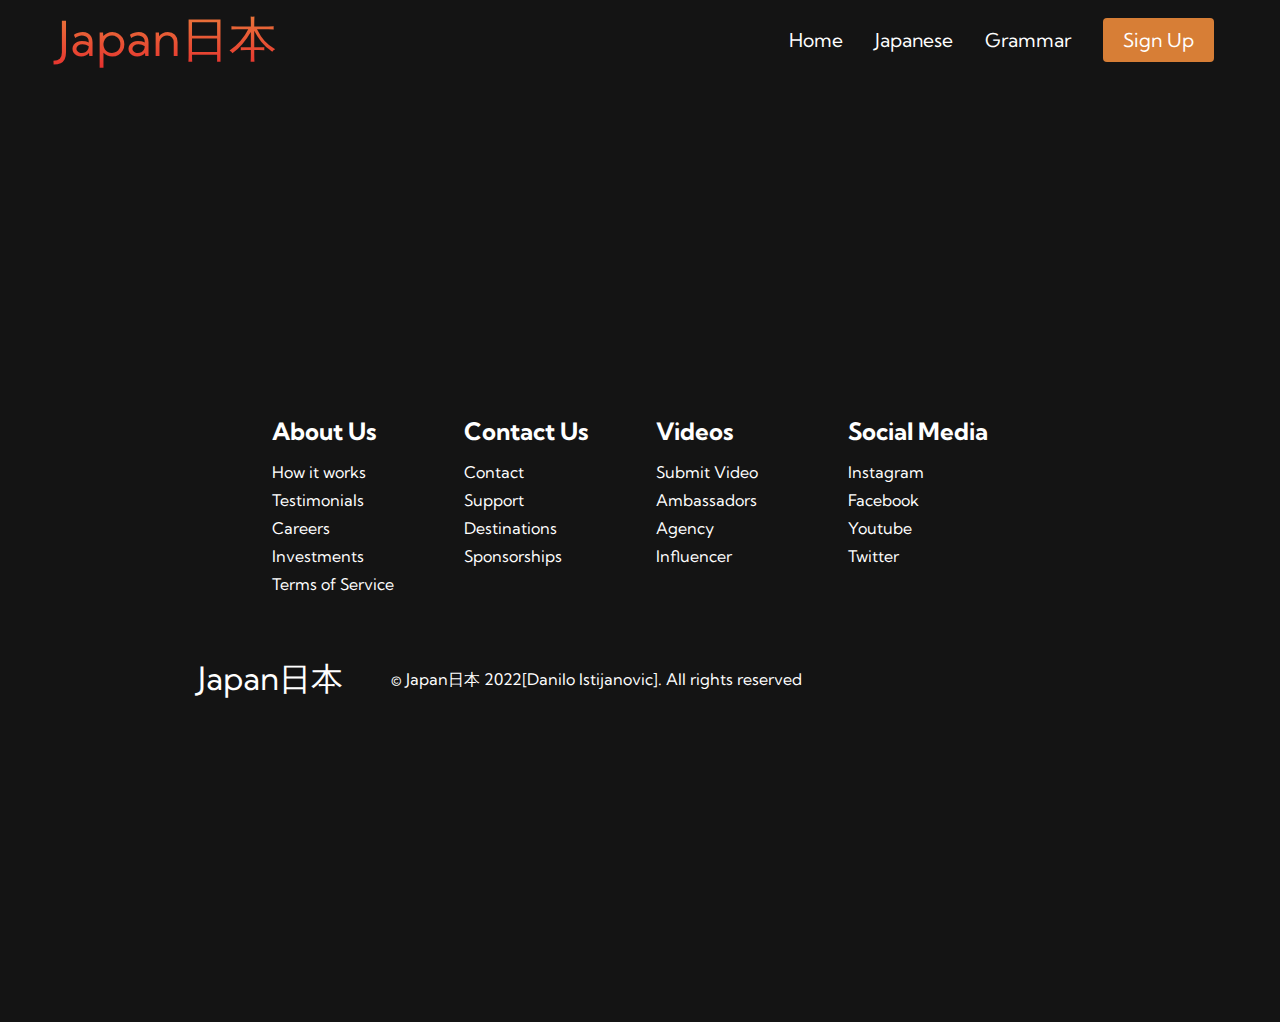
<file: html/Grammar.html>
<!DOCTYPE html>

<html lang="en">

<head>
    <meta charset="UTF-8">
    <meta name="viewport" content="width=device-width, initial-scale=1.0">
    <title>Japanese</title>
    <link rel="stylesheet" href="../css/style.css">
    <link rel="stylesheet" href="https://use.fontawesome.com/releases/v5.15.4/css/all.css" integrity="sha384-DyZ88mC6Up2uqS4h/KRgHuoeGwBcD4Ng9SiP4dIRy0EXTlnuz47vAwmeGwVChigm" crossorigin="anonymous">




</head>

<body>
   <nav class="navbar">
       <div class="navbar__container">
        <a href="../index.html" id="navbar__logo"><i class="fas fa-book"></i>Japan日本</a>
        <div class="navbar__toggle" id="menu">
            <span class="bar"></span>
            <span class="bar"></span>
            <span class="bar"></span>
        </div>
        <ul class="navbar__menu">
            <li class="navbar__item">
                <a href="../index.html"class="navbar__links">Home</a>
            </li>
            <li class="navbar__item">
                <a href="lang.html" class="navbar__links">Japanese</a>
            </li>
            <li class="navbar__item">
                <a href="Grammar.html" class="navbar__links">Grammar</a>
            </li>
            <li class="navbar__btn">
                <a href="../php/signup.php" class="btn">Sign Up</a>
            </li>
        </ul>
       </div>
   </nav>

   
   <!--Stvari-->
   
  <!--Footers-->
  <div class="footer__container">
    <div class="footer__links">
      <div class="footer__link--wrapper">
        <div class="footer__link--items">
          <h2>About Us</h2>
          <a href="/sign__up">How it works</a> <a href="/">Testimonials</a>
          <a href="/">Careers</a> <a href="/">Investments</a>
          <a href="/">Terms of Service</a>
        </div>
        <div class="footer__link--items">
          <h2>Contact Us</h2>
          <a href="/">Contact</a> <a href="/">Support</a>
          <a href="/">Destinations</a> <a href="/">Sponsorships</a>
        </div>
      </div>
      <div class="footer__link--wrapper">
        <div class="footer__link--items">
          <h2>Videos</h2>
          <a href="/">Submit Video</a> <a href="/">Ambassadors</a>
          <a href="/">Agency</a> <a href="/">Influencer</a>
        </div>
        <div class="footer__link--items">
          <h2>Social Media</h2>
          <a href="/">Instagram</a> <a href="/">Facebook</a>
          <a href="/">Youtube</a> <a href="/">Twitter</a>
        </div>
      </div>
    </div>
    <section class="social__media">
      <div class="social__media--wrap">
        <div class="footer__logo">
          <a href="/" id="footer__logo"><i class="fas fa-book"></i>Japan日本</a>
        </div>
        <p class="website__rights">© Japan日本 2022[Danilo Istijanovic]. All rights reserved</p>
        <div class="social__icons">
          <a
            class="social__icon--link"
            href="/"
            target="_blank"
            aria-label="Facebook"
          >
            <i class="fab fa-facebook"></i>
          </a>
          <a
            class="social__icon--link"
            href="/"
            target="_blank"
            aria-label="Instagram"
          >
            <i class="fab fa-instagram"></i>
          </a>
          <a
            class="social__icon--link"
            href=""
            target="_blank"
            aria-label="Youtube"
          >
            <i class="fab fa-youtube"></i>
          </a>
          <a
            class="social__icon--link"
            href="/"
            target="_blank"
            aria-label="Twitter"
          >
            <i class="fab fa-twitter"></i>
          </a>
          <a
            class="social__icon--link"
            href="/"
            target="_blank"
            aria-label="LinkedIn"
          >
            <i class="fab fa-linkedin"></i>
          </a>
        </div>
      </div>
    </section>
  </div>

   <script src="../js/app.js"></script>

</body>

</html>
</file>
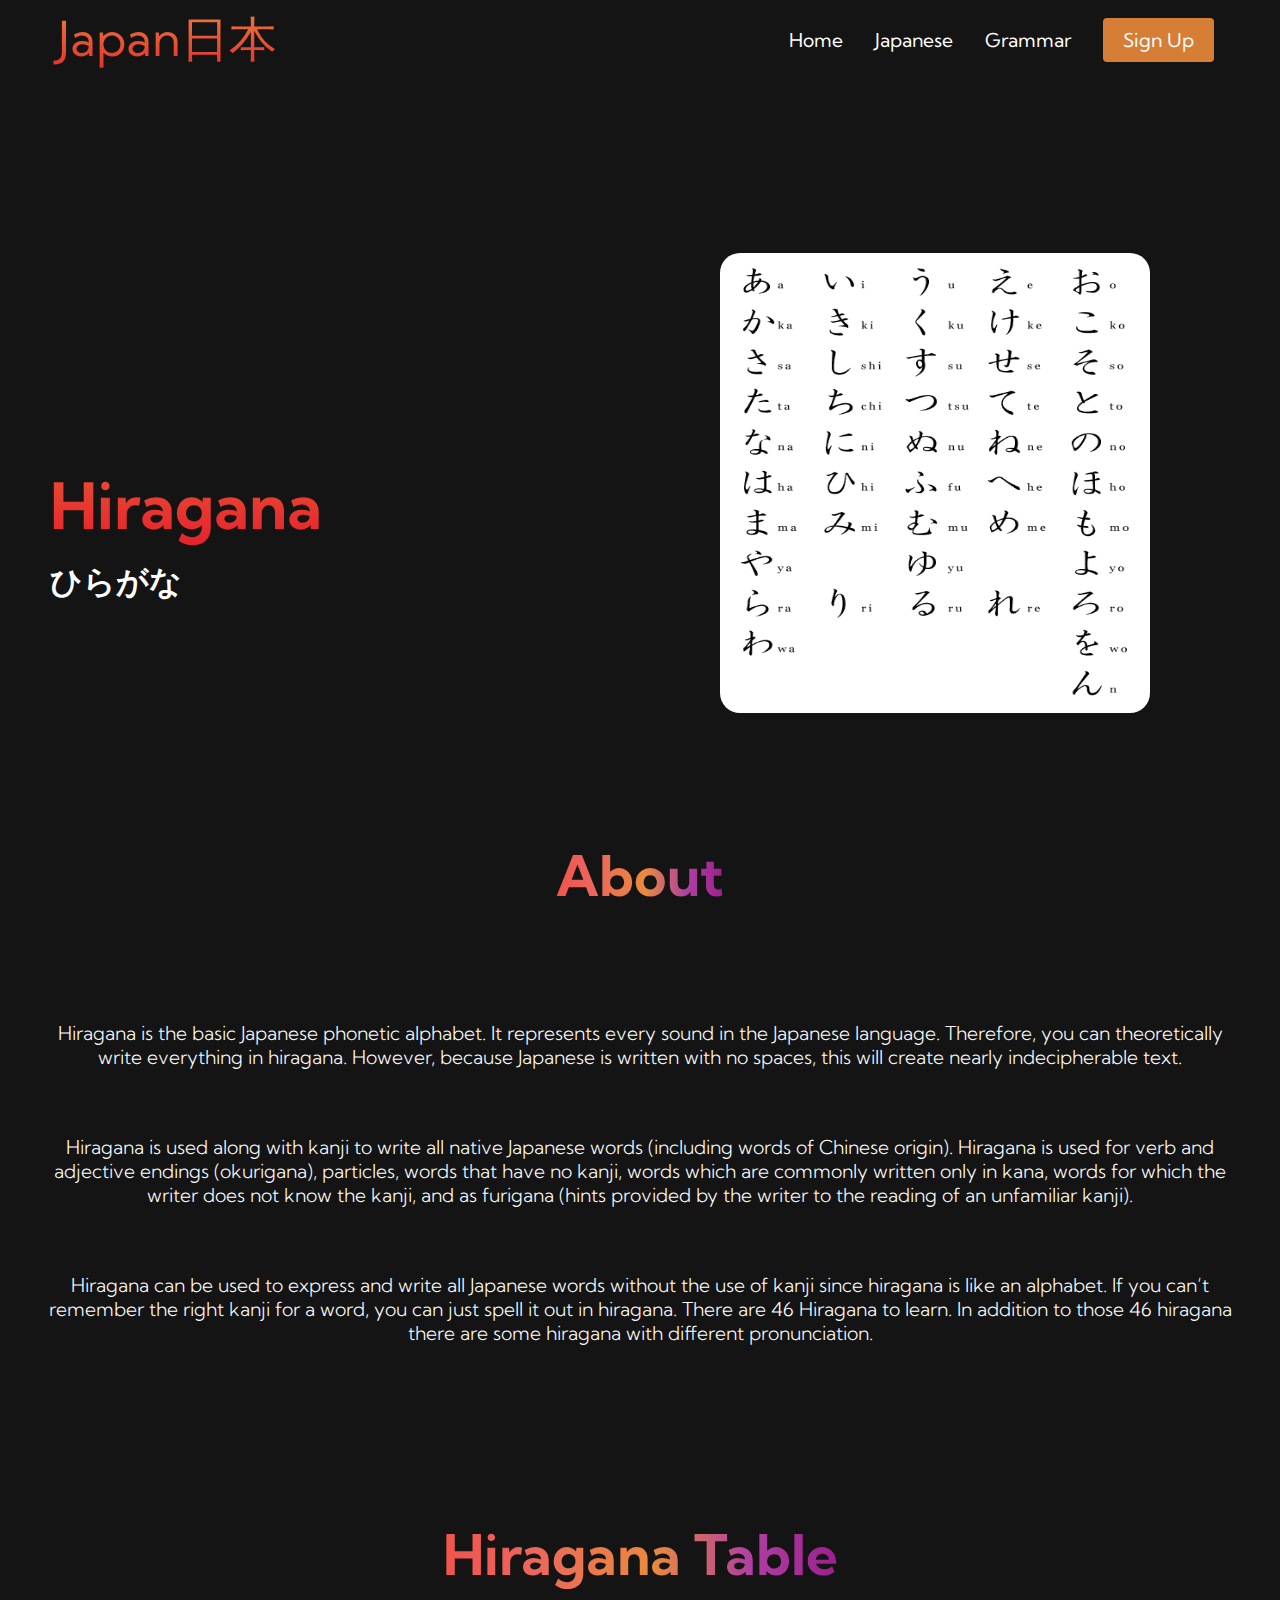
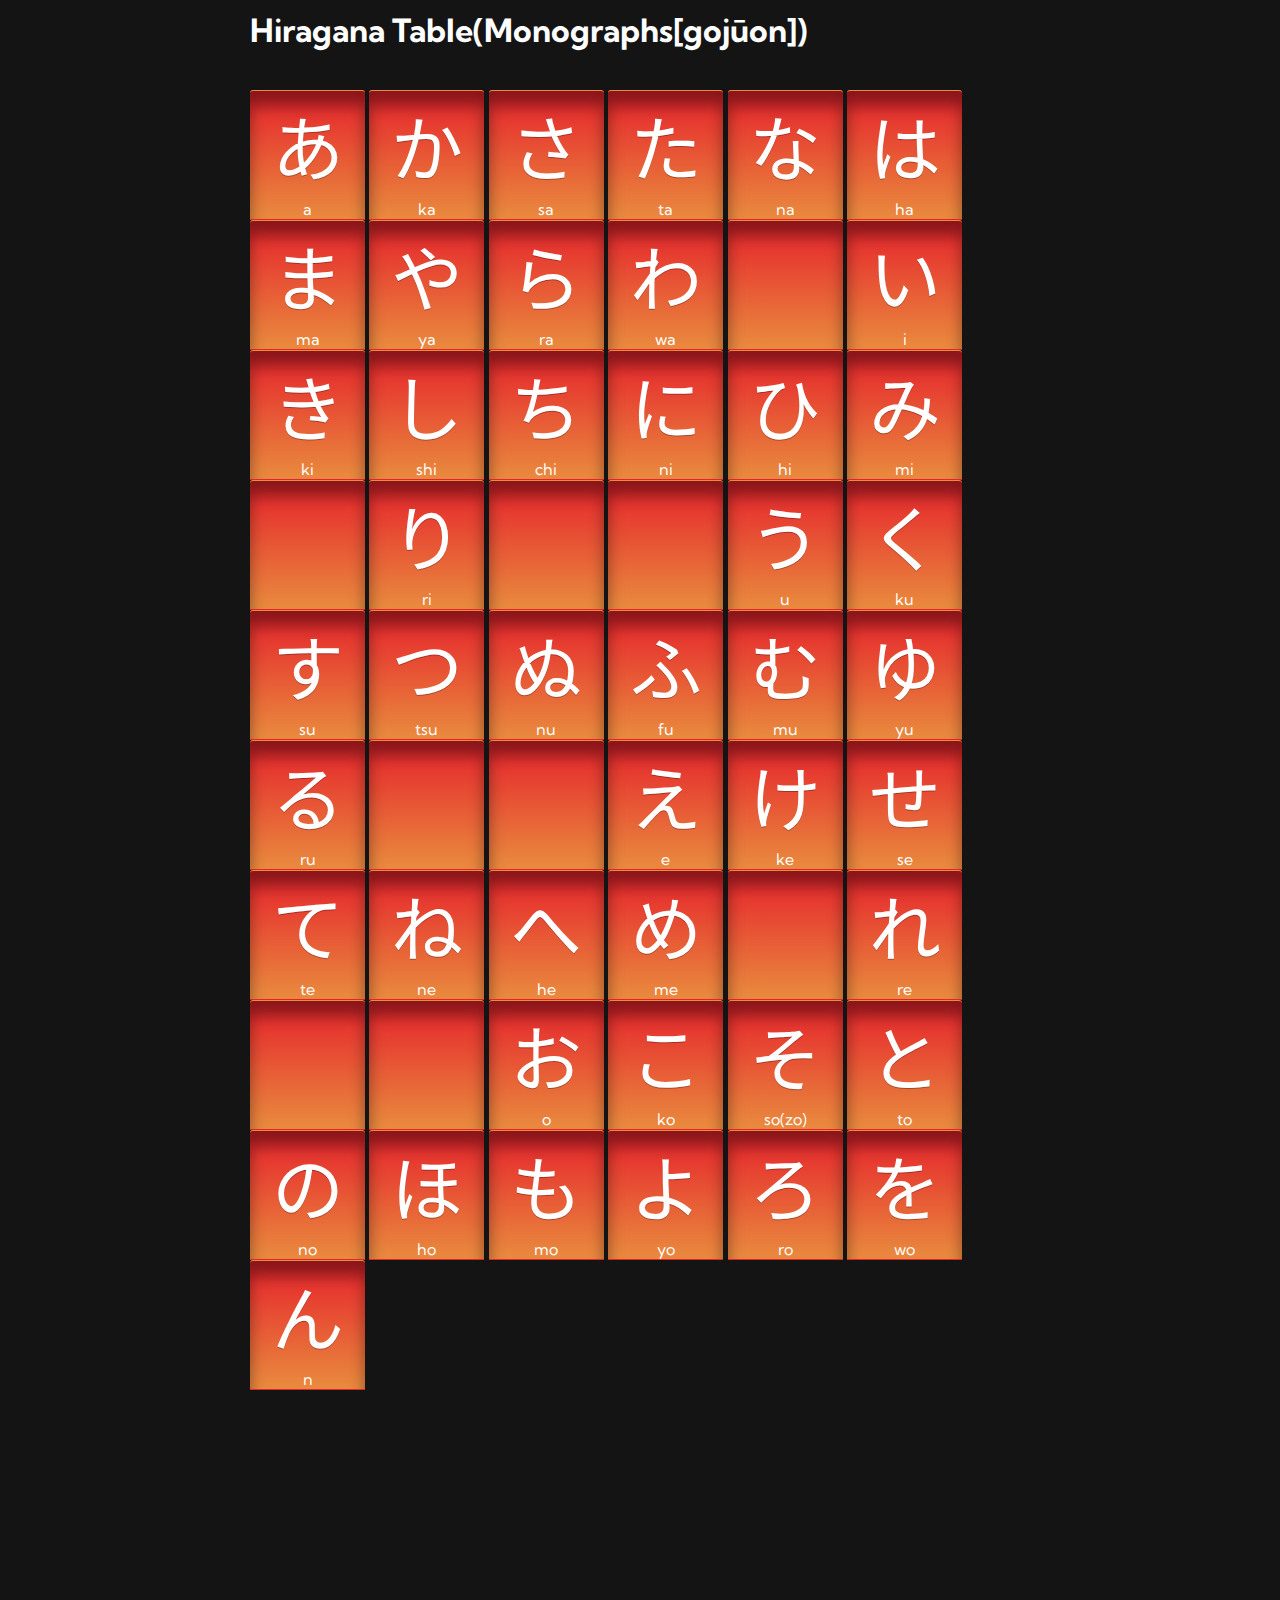
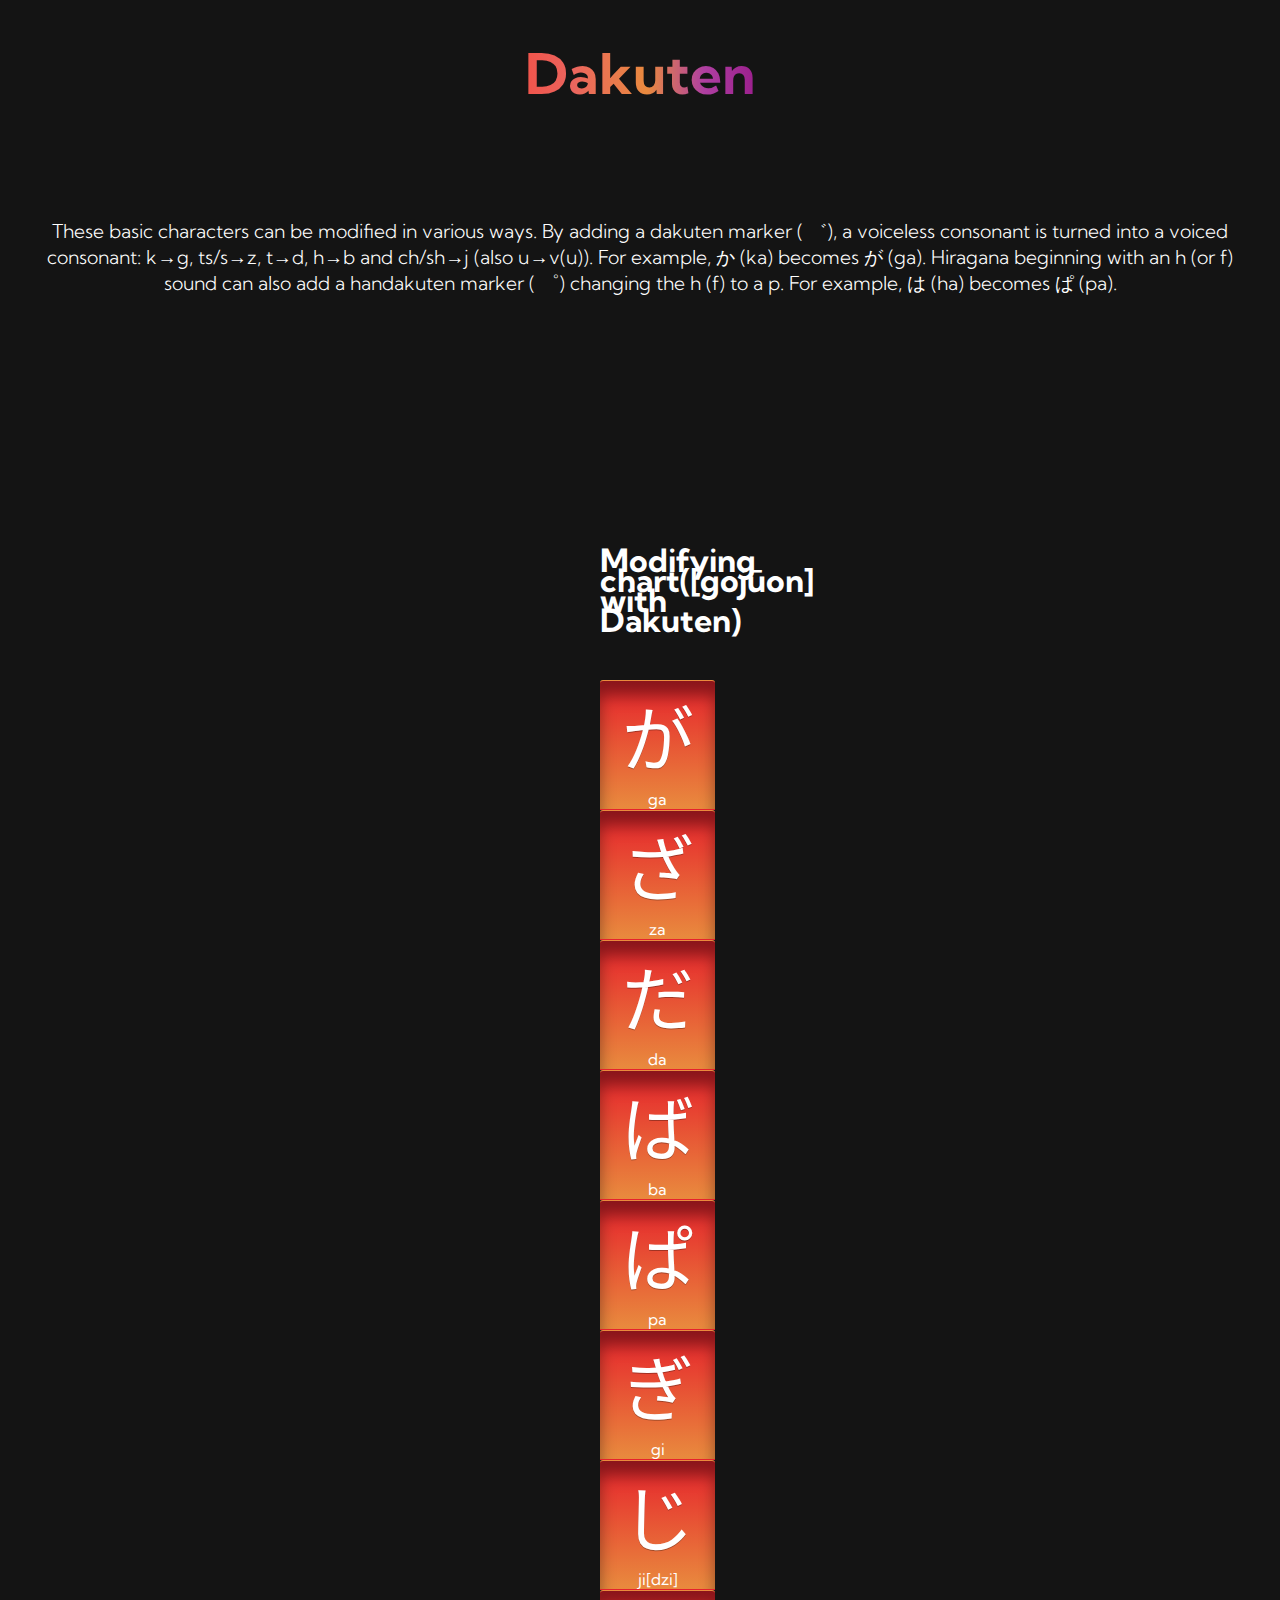
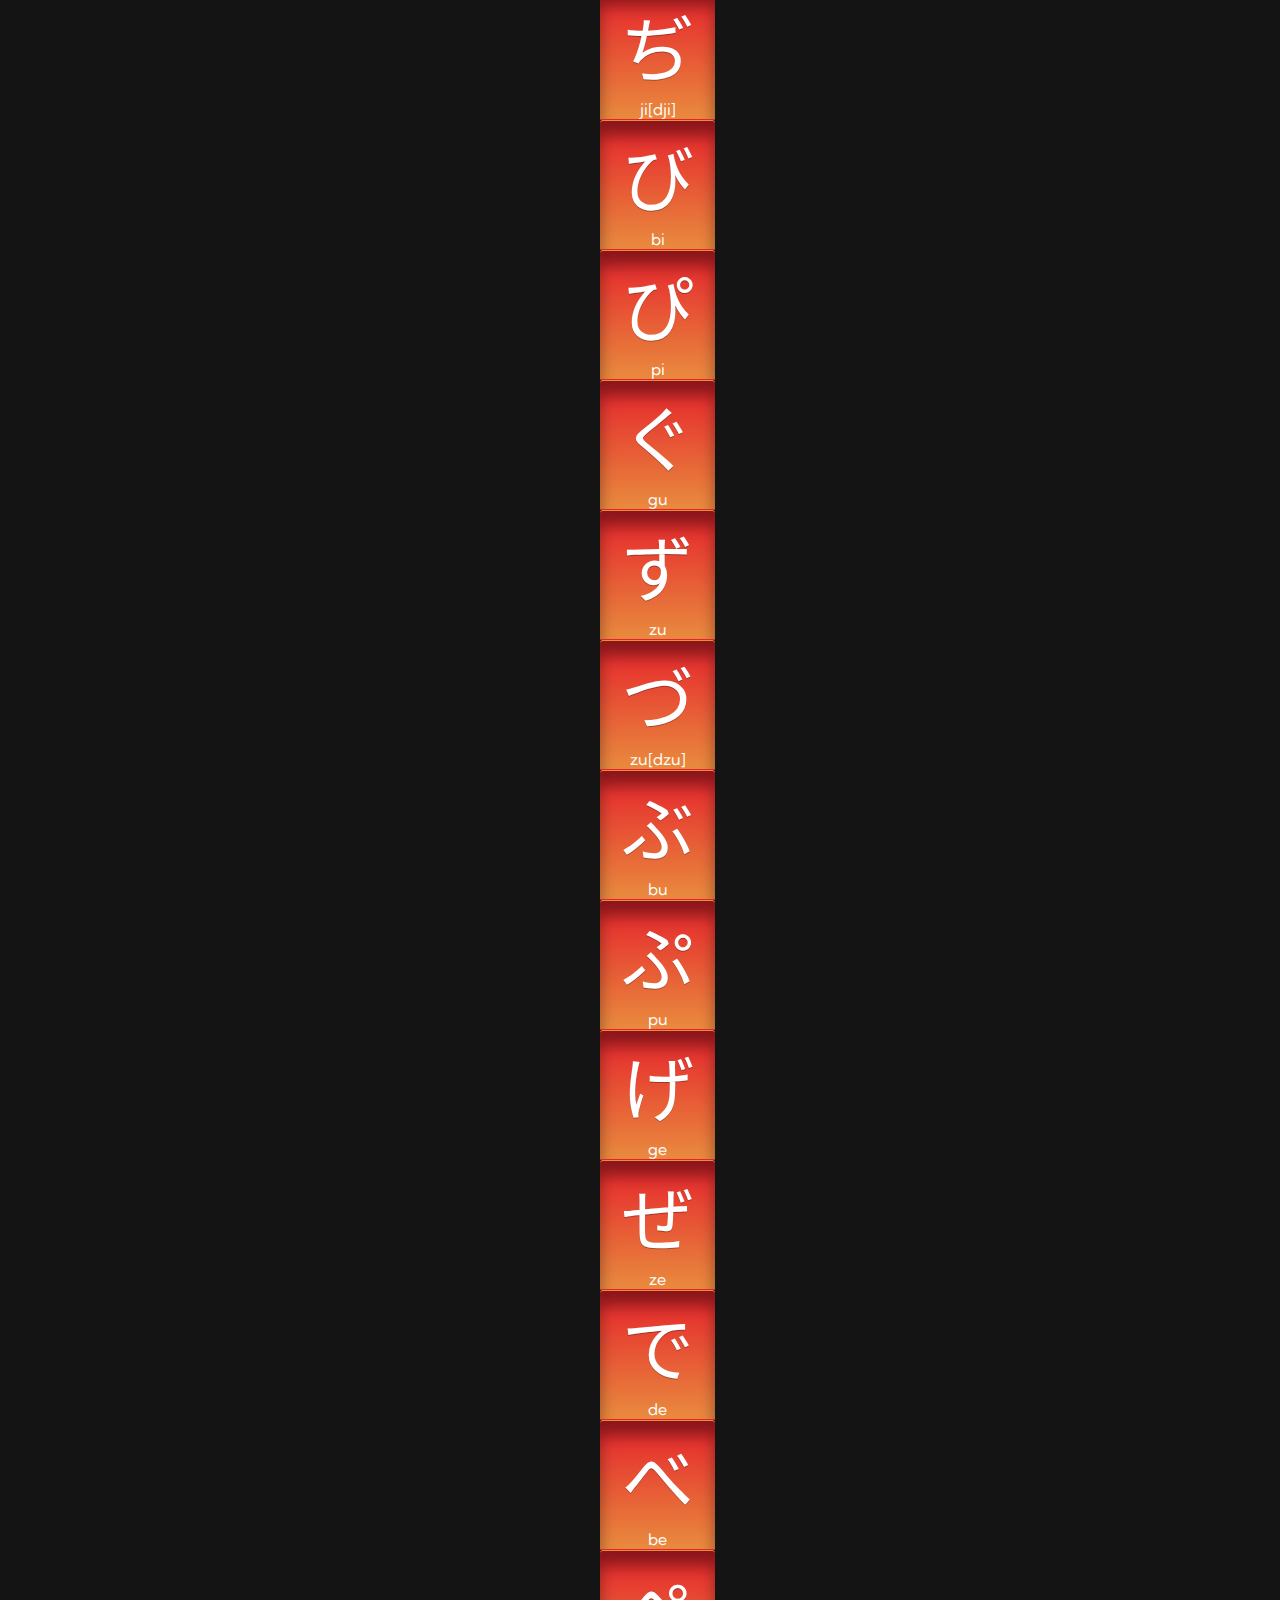
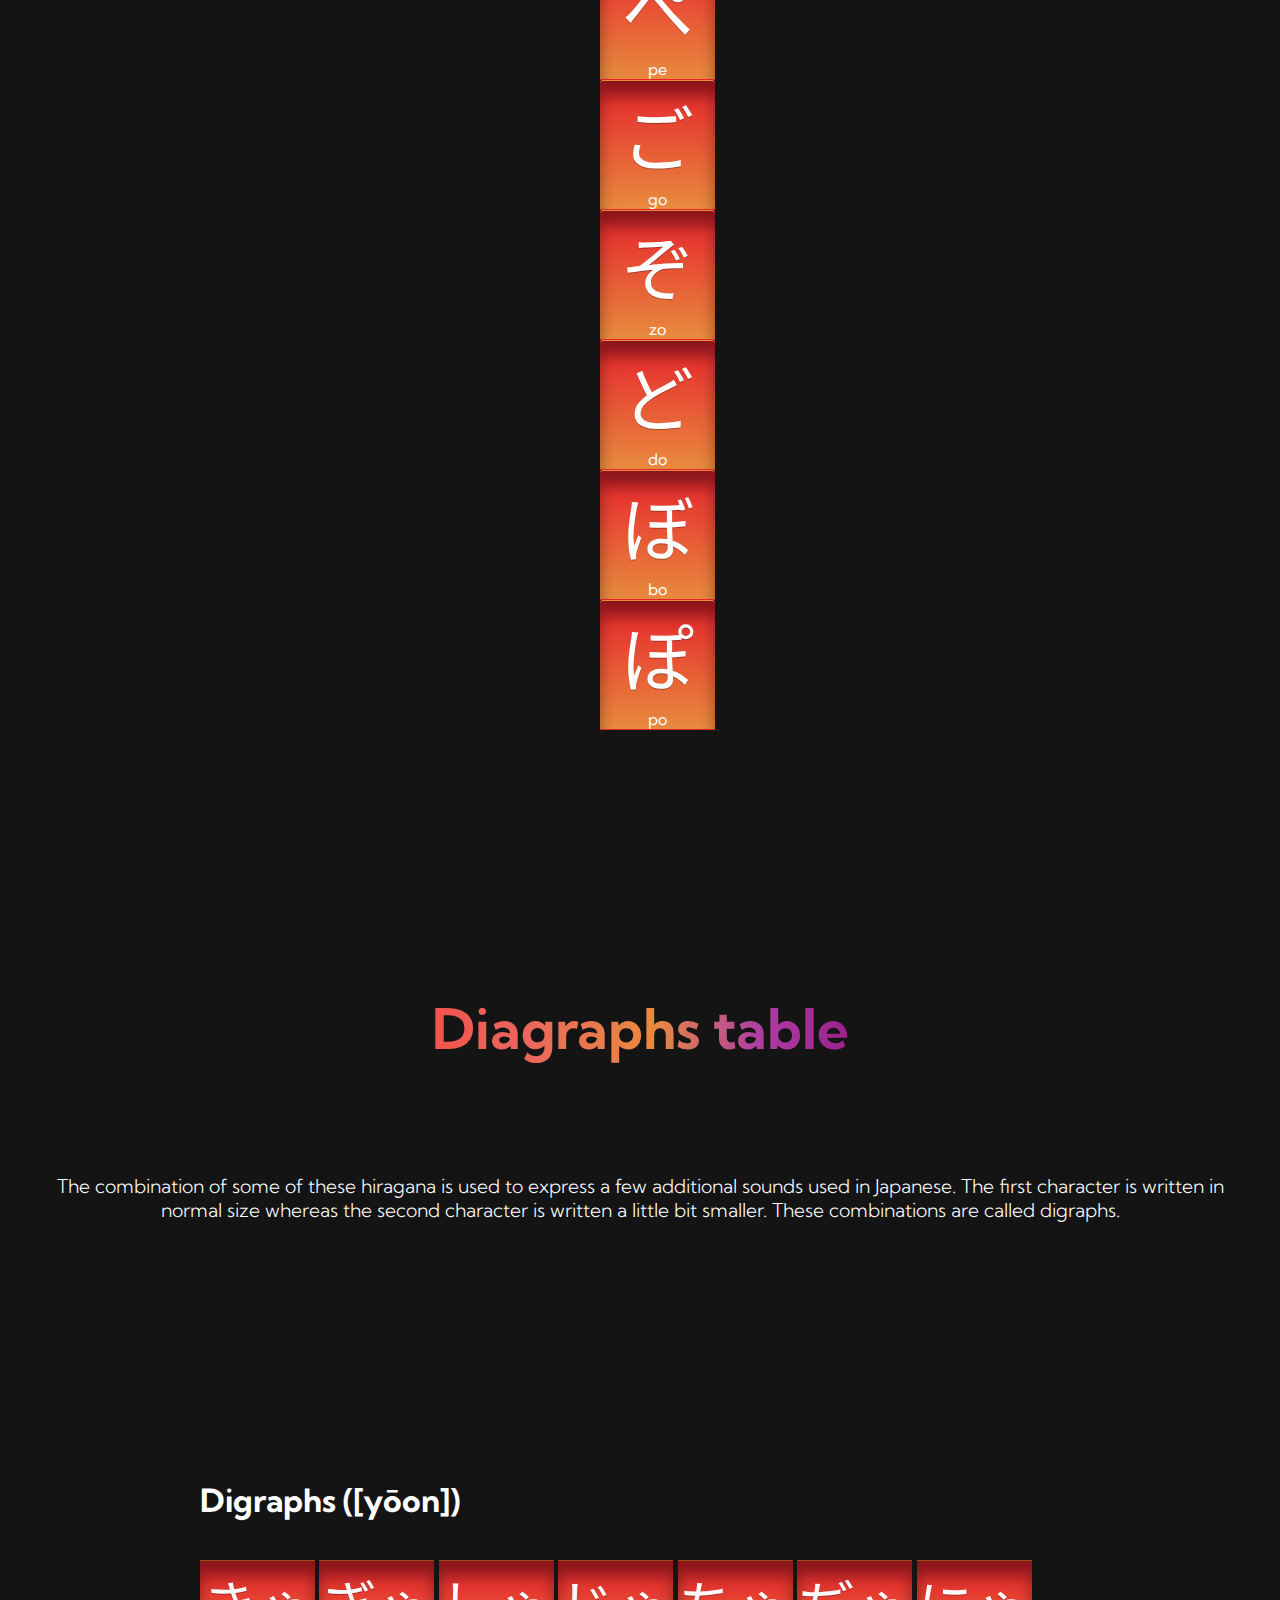
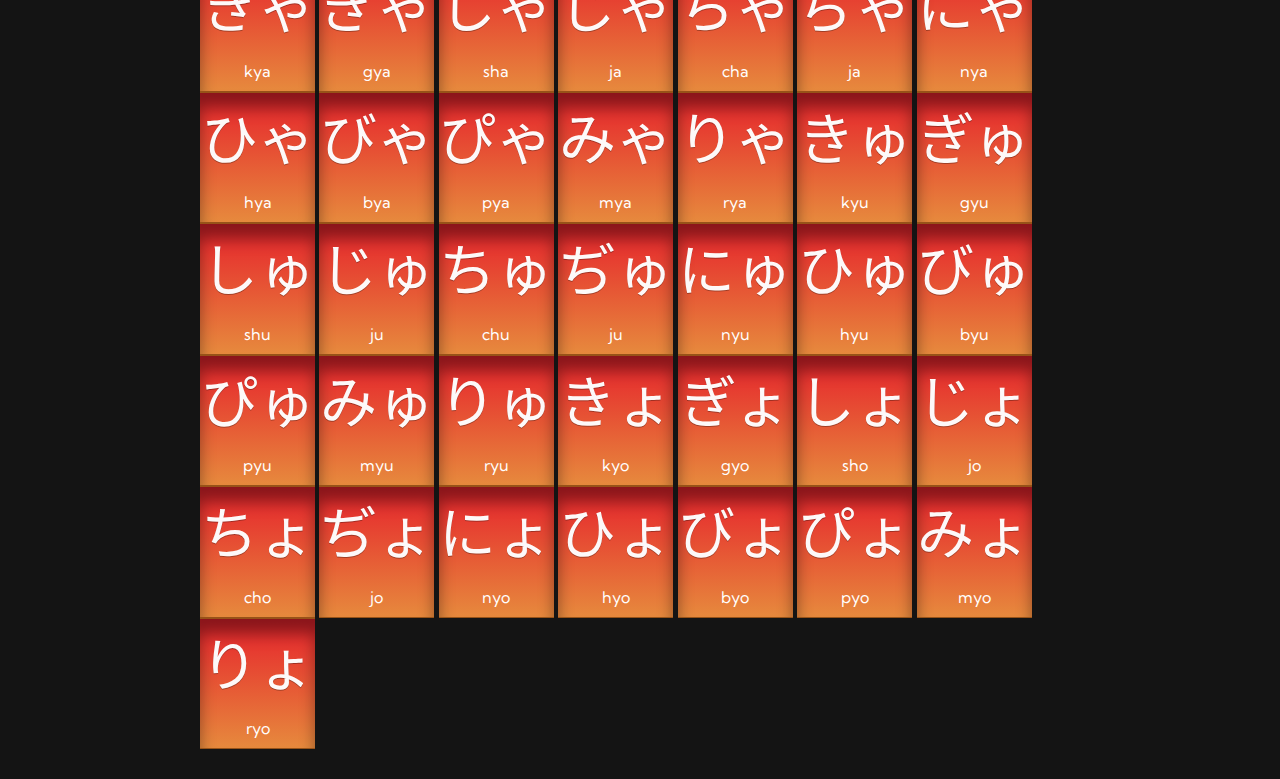
<file: html/hiragana.html>
<!DOCTYPE html>

<html lang="en">

<head>
  <meta charset="UTF-8">
  <meta name="viewport" content="width=device-width, initial-scale=1.0">
  <title>Japanese</title>
  <link rel="stylesheet" href="../css/style.css">
  <link rel="stylesheet" href="../css/table.css">
  <link rel="stylesheet" href="https://use.fontawesome.com/releases/v5.15.4/css/all.css"
    integrity="sha384-DyZ88mC6Up2uqS4h/KRgHuoeGwBcD4Ng9SiP4dIRy0EXTlnuz47vAwmeGwVChigm" crossorigin="anonymous">




</head>
<!--main navbar-->

<body>
  <nav class="navbar">
    <div class="navbar__container">
      <a href="../index.html" id="navbar__logo"><i class="fas fa-book"></i>Japan日本</a>
      <div class="navbar__toggle" id="menu">
        <span class="bar"></span>
        <span class="bar"></span>
        <span class="bar"></span>
      </div>
      <ul class="navbar__menu">
        <li class="navbar__item">
          <a href="../index.html" class="navbar__links">Home</a>
        </li>
        <li class="navbar__item">
          <a href="lang.html" class="navbar__links">Japanese</a>
        </li>
        <li class="navbar__item">
          <a href="Grammar.html" class="navbar__links">Grammar</a>
        </li>
        <li class="navbar__btn">
          <a href="../php/signup.php" class="btn">Sign Up</a>
        </li>
      </ul>
    </div>
  </nav>
  <!--Text-->
  <div class="main">
    <div class="main__container">
      <div class="main__content">
        <h1>Hiragana</h1>
        <p>ひらがな</p>
      </div>
      <div class="main__Langimg--container">
        <img src="../img/hira.jpg" alt="" id="main__Langimg">
      </div>
    </div>
  </div>
  <!--About-->
  <div class="About">
    <h1>About</h1>
    <p> Hiragana is the basic Japanese phonetic alphabet. It represents every sound in the Japanese language. Therefore,
      you can theoretically write everything in hiragana. However, because Japanese is written with no spaces, this will
      create nearly indecipherable text.</p>
    <br>
    <p> Hiragana is used along with kanji to write all native Japanese words (including words of Chinese origin).
      Hiragana is used for verb and adjective endings (okurigana), particles, words that have no kanji, words which are
      commonly written only in kana, words for which the writer does not know the kanji, and as furigana (hints provided
      by the writer to the reading of an unfamiliar kanji).</p>
    <br>
    <p>Hiragana can be used to express and write all Japanese words without the use of kanji since hiragana is like an
      alphabet. If you can’t remember the right kanji for a word, you can just spell it out in hiragana. There are 46
      Hiragana to learn. In addition to those 46 hiragana there are some hiragana with different pronunciation.</p>
      <br>
      <br>
      <br>
      <h1>Hiragana Table</h1>
  </div>
  <!--KanaTable-->
  <div class="KanaTable">
    <div class="table__container">
      <div class="row">
        <div class="span">
          <section id="Hiragana__Table">
            <header>
              <h1>Hiragana Table(Monographs[gojūon])</h1>
            </header>
            <ul class="grid">
              <li class="Hiragana__A">
                <span lang="ja" class="item">あ</span>
                <a href=""><span class="character"></span>
                  <ul>
                    <li>a</li>
                  </ul>
                </a>
              </li>
              <li class="Hiragana__A">
                    <span lang="ja" class="item">か</span>
                    <a href=""><span class="character"></span>
                      <ul>
                        <li>ka</li>
                      </ul>
                    </a>
              </li>
              <li class="Hiragana__A">
                <span lang="ja" class="item">さ</span>
                <a href=""><span class="character"></span>
                  <ul>
                    <li>sa</li>
                  </ul>
                </a>
              </li>
              <li class="Hiragana__A">
                <span lang="ja" class="item">た</span>
                <a href=""><span class="character"></span>
                  <ul>
                    <li>ta</li>
                  </ul>
                </a>
              </li>
              <li class="Hiragana__A">
                <span lang="ja" class="item">な</span>
                <a href=""><span class="character"></span>
                  <ul>
                    <li>na</li>
                  </ul>
                </a>
              </li>
              <li class="Hiragana__A">
                <span lang="ja" class="item">は</span>
                <a href=""><span class="character"></span>
                  <ul>
                    <li>ha</li>
                  </ul>
                </a>
              </li>
              <li class="Hiragana__A">
                <span lang="ja" class="item">ま</span>
                <a href=""><span class="character"></span>
                  <ul>
                    <li>ma</li>
                  </ul>
                </a>
              </li>
              <li class="Hiragana__A">
                <span lang="ja" class="item">や</span>
                <a href=""><span class="character"></span>
                  <ul>
                    <li>ya</li>
                  </ul>
                </a>
              </li>
              <li class="Hiragana__A">
                <span lang="ja" class="item">ら</span>
                <a href=""><span class="character"></span>
                  <ul>
                    <li>ra</li>
                  </ul>
                </a>
              </li>
              <li class="Hiragana__A">
                <span lang="ja" class="item">わ</span>
                <a href=""><span class="character"></span>
                  <ul>
                    <li>wa</li>
                  </ul>
                </a>
              </li>
              <li class="Hiragana__A">
                <span lang="ja" class="item">‎</span>
                <a href=""><span class="character"></span>
                  <ul>
                    <li>‎</li>
                  </ul>
                </a>
              </li>
              <li class="Hiragana__A">
                <span lang="ja" class="item">い</span>
                <a href=""><span class="character"></span>
                  <ul>
                    <li>i</li>
                  </ul>
                </a>
              </li>
              <li class="Hiragana__A">
                <span lang="ja" class="item">き</span>
                <a href=""><span class="character"></span>
                  <ul>
                    <li>ki</li>
                  </ul>
                </a>
              </li>
              <li class="Hiragana__A">
                <span lang="ja" class="item">し</span>
                <a href=""><span class="character"></span>
                  <ul>
                    <li>shi</li>
                  </ul>
                </a>
              </li>
              <li class="Hiragana__A">
                <span lang="ja" class="item">ち</span>
                <a href=""><span class="character"></span>
                  <ul>
                    <li>chi</li>
                  </ul>
                </a>
              </li>
              <li class="Hiragana__A">
                <span lang="ja" class="item">に</span>
                <a href=""><span class="character"></span>
                  <ul>
                    <li>ni</li>
                  </ul>
                </a>
              </li>
              <li class="Hiragana__A">
                <span lang="ja" class="item">ひ</span>
                <a href=""><span class="character"></span>
                  <ul>
                    <li>hi</li>
                  </ul>
                </a>
              </li>
              <li class="Hiragana__A">
                <span lang="ja" class="item">み</span>
                <a href=""><span class="character"></span>
                  <ul>
                    <li>mi</li>
                  </ul>
                </a>
              </li>
              <li class="Hiragana__A">
                <span lang="ja" class="item">‎</span>
                <a href=""><span class="character"></span>
                  <ul>
                    <li>‎</li>
                  </ul>
                </a>
              </li>
              <li class="Hiragana__A">
                <span lang="ja" class="item">り</span>
                <a href=""><span class="character"></span>
                  <ul>
                    <li>ri</li>
                  </ul>
                </a>
              </li>
              <li class="Hiragana__A">
                <span lang="ja" class="item">‎</span>
                <a href=""><span class="character"></span>
                  <ul>
                    <li>‎</li>
                  </ul>
                </a>
              </li>
              <li class="Hiragana__A">
                <span lang="ja" class="item">‎</span>
                <a href=""><span class="character"></span>
                  <ul>
                    <li>‎</li>
                  </ul>
                </a>
              </li>
              <li class="Hiragana__A">
                <span lang="ja" class="item">う</span>
                <a href=""><span class="character"></span>
                  <ul>
                    <li>u</li>
                  </ul>
                </a>
              </li>
              <li class="Hiragana__A">
                <span lang="ja" class="item">く</span>
                <a href=""><span class="character"></span>
                  <ul>
                    <li>ku</li>
                  </ul>
                </a>
              </li>
              <li class="Hiragana__A">
                <span lang="ja" class="item">す</span>
                <a href=""><span class="character"></span>
                  <ul>
                    <li>su</li>
                  </ul>
                </a>
              </li>
              <li class="Hiragana__A">
                <span lang="ja" class="item">つ</span>
                <a href=""><span class="character"></span>
                  <ul>
                    <li>tsu</li>
                  </ul>
                </a>
              </li>
              <li class="Hiragana__A">
                <span lang="ja" class="item">ぬ</span>
                <a href=""><span class="character"></span>
                  <ul>
                    <li>nu</li>
                  </ul>
                </a>
              </li>
              <li class="Hiragana__A">
                <span lang="ja" class="item">ふ</span>
                <a href=""><span class="character"></span>
                  <ul>
                    <li>fu</li>
                  </ul>
                </a>
              </li>
              <li class="Hiragana__A">
                <span lang="ja" class="item">む</span>
                <a href=""><span class="character"></span>
                  <ul>
                    <li>mu</li>
                  </ul>
                </a>
              </li>
              <li class="Hiragana__A">
                <span lang="ja" class="item">ゆ</span>
                <a href=""><span class="character"></span>
                  <ul>
                    <li>yu</li>
                  </ul>
                </a>
              </li>
              <li class="Hiragana__A">
                <span lang="ja" class="item">る</span>
                <a href=""><span class="character"></span>
                  <ul>
                    <li>ru</li>
                  </ul>
                </a>
              </li>
              <li class="Hiragana__A">
                <span lang="ja" class="item">‎</span>
                <a href=""><span class="character"></span>
                  <ul>
                    <li>‎</li>
                  </ul>
                </a>
              </li>
              <li class="Hiragana__A">
                <span lang="ja" class="item">‎</span>
                <a href=""><span class="character"></span>
                  <ul>
                    <li>‎</li>
                  </ul>
                </a>
              </li>
              <li class="Hiragana__A">
                <span lang="ja" class="item">え</span>
                <a href=""><span class="character"></span>
                  <ul>
                    <li>e</li>
                  </ul>
                </a>
              </li>
              <li class="Hiragana__A">
                <span lang="ja" class="item">け</span>
                <a href=""><span class="character"></span>
                  <ul>
                    <li>ke</li>
                  </ul>
                </a>
              </li>
              <li class="Hiragana__A">
                <span lang="ja" class="item">せ</span>
                <a href=""><span class="character"></span>
                  <ul>
                    <li>se</li>
                  </ul>
                </a>
              </li>
              <li class="Hiragana__A">
                <span lang="ja" class="item">て</span>
                <a href=""><span class="character"></span>
                  <ul>
                    <li>te</li>
                  </ul>
                </a>
              </li>
              <li class="Hiragana__A">
                <span lang="ja" class="item">ね</span>
                <a href=""><span class="character"></span>
                  <ul>
                    <li>ne</li>
                  </ul>
                </a>
              </li>
              <li class="Hiragana__A">
                <span lang="ja" class="item">へ</span>
                <a href=""><span class="character"></span>
                  <ul>
                    <li>he</li>
                  </ul>
                </a>
              </li>
              <li class="Hiragana__A">
                <span lang="ja" class="item">め</span>
                <a href=""><span class="character"></span>
                  <ul>
                    <li>me</li>
                  </ul>
                </a>
              </li>
              <li class="Hiragana__A">
                <span lang="ja" class="item">‎</span>
                <a href=""><span class="character"></span>
                  <ul>
                    <li>‎</li>
                  </ul>
                </a>
              </li>
              <li class="Hiragana__A">
                <span lang="ja" class="item">れ</span>
                <a href=""><span class="character"></span>
                  <ul>
                    <li>re</li>
                  </ul>
                </a>
              </li>
              <li class="Hiragana__A">
                <span lang="ja" class="item">‎</span>
                <a href=""><span class="character"></span>
                  <ul>
                    <li>‎</li>
                  </ul>
                </a>
              </li>
              <li class="Hiragana__A">
                <span lang="ja" class="item">‎</span>
                <a href=""><span class="character"></span>
                  <ul>
                    <li>‎</li>
                  </ul>
                </a>
              </li>
              <li class="Hiragana__A">
                <span lang="ja" class="item">お</span>
                <a href=""><span class="character"></span>
                  <ul>
                    <li>o</li>
                  </ul>
                </a>
              </li>
              <li class="Hiragana__A">
                <span lang="ja" class="item">こ</span>
                <a href=""><span class="character"></span>
                  <ul>
                    <li>ko</li>
                  </ul>
                </a>
              </li>
              <li class="Hiragana__A">
                <span lang="ja" class="item">そ</span>
                <a href=""><span class="character"></span>
                  <ul>
                    <li>so(zo)</li>
                  </ul>
                </a>
              </li>
              <li class="Hiragana__A">
                <span lang="ja" class="item">と</span>
                <a href=""><span class="character"></span>
                  <ul>
                    <li>to</li>
                  </ul>
                </a>
              </li>
              <li class="Hiragana__A">
                <span lang="ja" class="item">の</span>
                <a href=""><span class="character"></span>
                  <ul>
                    <li>no</li>
                  </ul>
                </a>
              </li>
              <li class="Hiragana__A">
                <span lang="ja" class="item">ほ</span>
                <a href=""><span class="character"></span>
                  <ul>
                    <li>ho</li>
                  </ul>
                </a>
              </li>
              <li class="Hiragana__A">
                <span lang="ja" class="item">も</span>
                <a href=""><span class="character"></span>
                  <ul>
                    <li>mo</li>
                  </ul>
                </a>
              </li>
              <li class="Hiragana__A">
                <span lang="ja" class="item">よ</span>
                <a href=""><span class="character"></span>
                  <ul>
                    <li>yo</li>
                  </ul>
                </a>
              </li>
              <li class="Hiragana__A">
                <span lang="ja" class="item">ろ</span>
                <a href=""><span class="character"></span>
                  <ul>
                    <li>ro</li>
                  </ul>
                </a>
              </li>
              <li class="Hiragana__A">
                <span lang="ja" class="item">を</span>
                <a href=""><span class="character"></span>
                  <ul>
                    <li>wo</li>
                  </ul>
                </a>
              </li>
              <li class="Hiragana__A">
                <span lang="ja" class="item">ん</span>
                <a href=""><span class="character"></span>
                  <ul>
                    <li>n</li>
                  </ul>
                </a>
              </li>
            </ul>


          </section>
        </div>
      </div>
    </div>
  </div>
  <!--Dakuten-->
  <div class="About">
    <h1>Dakuten</h1>
    <p> These basic characters can be modified in various ways. By adding a dakuten marker ( ゛), a voiceless consonant
      is turned into a voiced consonant: k→g, ts/s→z, t→d, h→b and ch/sh→j (also u→v(u)). For example, か (ka) becomes が
      (ga). Hiragana beginning with an h (or f) sound can also add a handakuten marker ( ゜) changing the h (f) to a p.
      For example, は (ha) becomes ぱ (pa).</p>
    <br>
  </div>
  <div class="DakutenTable">
    <div class="table__container">
      <div class="row">
        <div class="span">
          <section id="Hiragana__Table">
            <header>
              <h1>Modifying chart([gojūon] with Dakuten)</h1>
            </header>
            <ul class="grid">
              <li class="Hiragana__A">
                <span lang="ja" class="item">が</span>
                <a href=""><span class="character"></span>
                  <ul>
                    <li>ga</li>
                  </ul>
                </a>
              </li>
              <li class="Hiragana__A">
                <span lang="ja" class="item">ざ</span>
                <a href=""><span class="character"></span>
                  <ul>
                    <li>za</li>
                  </ul>
                </a>
              </li>
              <li class="Hiragana__A">
                <span lang="ja" class="item">だ</span>
                <a href=""><span class="character"></span>
                  <ul>
                    <li>da</li>
                  </ul>
                </a>
              </li>
              <li class="Hiragana__A">
                <span lang="ja" class="item">ば</span>
                <a href=""><span class="character"></span>
                  <ul>
                    <li>ba</li>
                  </ul>
                </a>
              </li>
              <li class="Hiragana__A">
                <span lang="ja" class="item">ぱ</span>
                <a href=""><span class="character"></span>
                  <ul>
                    <li>pa</li>
                  </ul>
                </a>
              </li>
              <li class="Hiragana__A">
                <span lang="ja" class="item">ぎ</span>
                <a href=""><span class="character"></span>
                  <ul>
                    <li>gi</li>
                  </ul>
                </a>
              </li>
              <li class="Hiragana__A">
                <span lang="ja" class="item">じ</span>
                <a href=""><span class="character"></span>
                  <ul>
                    <li>ji[dzi]</li>
                  </ul>
                </a>
              </li>
              <li class="Hiragana__A">
                <span lang="ja" class="item">ぢ</span>
                <a href=""><span class="character"></span>
                  <ul>
                    <li>ji[dji]</li>
                  </ul>
                </a>
              </li>
              <li class="Hiragana__A">
                <span lang="ja" class="item">び</span>
                <a href=""><span class="character"></span>
                  <ul>
                    <li>bi</li>
                  </ul>
                </a>
              </li>
              <li class="Hiragana__A">
                <span lang="ja" class="item">ぴ</span>
                <a href=""><span class="character"></span>
                  <ul>
                    <li>pi</li>
                  </ul>
                </a>
              </li>
              <li class="Hiragana__A">
                <span lang="ja" class="item">ぐ</span>
                <a href=""><span class="character"></span>
                  <ul>
                    <li>gu</li>
                  </ul>
                </a>
              </li>
              <li class="Hiragana__A">
                <span lang="ja" class="item">ず</span>
                <a href=""><span class="character"></span>
                  <ul>
                    <li>zu</li>
                  </ul>
                </a>
              </li>
              <li class="Hiragana__A">
                <span lang="ja" class="item">づ</span>
                <a href=""><span class="character"></span>
                  <ul>
                    <li>zu[dzu]</li>
                  </ul>
                </a>
              </li>
              <li class="Hiragana__A">
                <span lang="ja" class="item">ぶ</span>
                <a href=""><span class="character"></span>
                  <ul>
                    <li>bu</li>
                  </ul>
                </a>
              </li>
              <li class="Hiragana__A">
                <span lang="ja" class="item">ぷ</span>
                <a href=""><span class="character"></span>
                  <ul>
                    <li>pu</li>
                  </ul>
                </a>
              </li>
              <li class="Hiragana__A">
                <span lang="ja" class="item">げ</span>
                <a href=""><span class="character"></span>
                  <ul>
                    <li>ge</li>
                  </ul>
                </a>
              </li>
              <li class="Hiragana__A">
                <span lang="ja" class="item">ぜ</span>
                <a href=""><span class="character"></span>
                  <ul>
                    <li>ze</li>
                  </ul>
                </a>
              </li>
              <li class="Hiragana__A">
                <span lang="ja" class="item">で</span>
                <a href=""><span class="character"></span>
                  <ul>
                    <li>de</li>
                  </ul>
                </a>
              </li>
              <li class="Hiragana__A">
                <span lang="ja" class="item">べ</span>
                <a href=""><span class="character"></span>
                  <ul>
                    <li>be</li>
                  </ul>
                </a>
              </li>
              <li class="Hiragana__A">
                <span lang="ja" class="item">ぺ</span>
                <a href=""><span class="character"></span>
                  <ul>
                    <li>pe</li>
                  </ul>
                </a>
              </li>
              <li class="Hiragana__A">
                <span lang="ja" class="item">ご</span>
                <a href=""><span class="character"></span>
                  <ul>
                    <li>go</li>
                  </ul>
                </a>
              </li>
              <li class="Hiragana__A">
                <span lang="ja" class="item">ぞ</span>
                <a href=""><span class="character"></span>
                  <ul>
                    <li>zo</li>
                  </ul>
                </a>
              </li>
              <li class="Hiragana__A">
                <span lang="ja" class="item">ど</span>
                <a href=""><span class="character"></span>
                  <ul>
                    <li>do</li>
                  </ul>
                </a>
              </li>
              <li class="Hiragana__A">
                <span lang="ja" class="item">ぼ</span>
                <a href=""><span class="character"></span>
                  <ul>
                    <li>bo</li>
                  </ul>
                </a>
              </li>
              <li class="Hiragana__A">
                <span lang="ja" class="item">ぽ</span>
                <a href=""><span class="character"></span>
                  <ul>
                    <li>po</li>
                  </ul>
                </a>
              </li>


            </ul>


          </section>
        </div>
      </div>
    </div>
  </div>
  <div class="About">
    <h1>Diagraphs table</h1>
    <p> The combination of some of these hiragana is used to express a few additional sounds
      used in Japanese. The first character is written in normal size whereas the second
      character is written a little bit smaller. These combinations are called digraphs.</p>
    <br>
  </div>
  <div class="DiagraphsTable">
    <div class="table__container">
      <div class="row">
        <div class="span">
          <section id="Hiragana__Table">
            <header>
              <h1>Digraphs ([yōon])</h1>
            </header>
            <ul class="grid">
              <li class="Diagraphs">
                <span lang="ja" class="item">きゃ</span>
                <a href=""><span class="character"></span>
                  <ul>
                    <li>kya</li>
                  </ul>
                </a>
              </li>
              <li class="Diagraphs">
                <span lang="ja" class="item">ぎゃ</span>
                <a href=""><span class="character"></span>
                  <ul>
                    <li>gya</li>
                  </ul>
                </a>
              </li>
              <li class="Diagraphs">
                <span lang="ja" class="item">しゃ</span>
                <a href=""><span class="character"></span>
                  <ul>
                    <li>sha</li>
                  </ul>
                </a>
              </li>
              <li class="Diagraphs">
                <span lang="ja" class="item">じゃ</span>
                <a href=""><span class="character"></span>
                  <ul>
                    <li>ja</li>
                  </ul>
                </a>
              </li>
              <li class="Diagraphs">
                <span lang="ja" class="item">ちゃ</span>
                <a href=""><span class="character"></span>
                  <ul>
                    <li>cha</li>
                  </ul>
                </a>
              </li>
              <li class="Diagraphs">
                <span lang="ja" class="item">ぢゃ</span>
                <a href=""><span class="character"></span>
                  <ul>
                    <li>ja</li>
                  </ul>
                </a>
              </li>
              <li class="Diagraphs">
                <span lang="ja" class="item">にゃ</span>
                <a href=""><span class="character"></span>
                  <ul>
                    <li>nya</li>
                  </ul>
                </a>
              </li>
              <li class="Diagraphs">
                <span lang="ja" class="item">ひゃ</span>
                <a href=""><span class="character"></span>
                  <ul>
                    <li>hya</li>
                  </ul>
                </a>
              </li>
              <li class="Diagraphs">
                <span lang="ja" class="item">びゃ</span>
                <a href=""><span class="character"></span>
                  <ul>
                    <li>bya</li>
                  </ul>
                </a>
              </li>
              <li class="Diagraphs">
                <span lang="ja" class="item">ぴゃ</span>
                <a href=""><span class="character"></span>
                  <ul>
                    <li>pya</li>
                  </ul>
                </a>
              </li>
              <li class="Diagraphs">
                <span lang="ja" class="item">みゃ</span>
                <a href=""><span class="character"></span>
                  <ul>
                    <li>mya</li>
                  </ul>
                </a>
              </li>
              <li class="Diagraphs">
                <span lang="ja" class="item">りゃ</span>
                <a href=""><span class="character"></span>
                  <ul>
                    <li>rya</li>
                  </ul>
                </a>
              </li>
              <li class="Diagraphs">
                <span lang="ja" class="item">きゅ</span>
                <a href=""><span class="character"></span>
                  <ul>
                    <li>kyu</li>
                  </ul>
                </a>
              </li>
              <li class="Diagraphs">
                <span lang="ja" class="item">ぎゅ</span>
                <a href=""><span class="character"></span>
                  <ul>
                    <li>gyu</li>
                  </ul>
                </a>
              </li>
              <li class="Diagraphs">
                <span lang="ja" class="item">しゅ</span>
                <a href=""><span class="character"></span>
                  <ul>
                    <li>shu</li>
                  </ul>
                </a>
              </li>
              <li class="Diagraphs">
                <span lang="ja" class="item">じゅ</span>
                <a href=""><span class="character"></span>
                  <ul>
                    <li>ju</li>
                  </ul>
                </a>
              </li>
              <li class="Diagraphs">
                <span lang="ja" class="item">ちゅ</span>
                <a href=""><span class="character"></span>
                  <ul>
                    <li>chu</li>
                  </ul>
                </a>
              </li>
              <li class="Diagraphs">
                <span lang="ja" class="item">ぢゅ</span>
                <a href=""><span class="character"></span>
                  <ul>
                    <li>ju</li>
                  </ul>
                </a>
              </li>
              <li class="Diagraphs">
                <span lang="ja" class="item">にゅ</span>
                <a href=""><span class="character"></span>
                  <ul>
                    <li>nyu</li>
                  </ul>
                </a>
              </li>
              <li class="Diagraphs">
                <span lang="ja" class="item">ひゅ</span>
                <a href=""><span class="character"></span>
                  <ul>
                    <li>hyu</li>
                  </ul>
                </a>
              </li>
              <li class="Diagraphs">
                <span lang="ja" class="item">びゅ</span>
                <a href=""><span class="character"></span>
                  <ul>
                    <li>byu</li>
                  </ul>
                </a>
              </li>
              <li class="Diagraphs">
                <span lang="ja" class="item">ぴゅ</span>
                <a href=""><span class="character"></span>
                  <ul>
                    <li>pyu</li>
                  </ul>
                </a>
              </li>
              <li class="Diagraphs">
                <span lang="ja" class="item">みゅ</span>
                <a href=""><span class="character"></span>
                  <ul>
                    <li>myu</li>
                  </ul>
                </a>
              </li>
              <li class="Diagraphs">
                <span lang="ja" class="item">りゅ</span>
                <a href=""><span class="character"></span>
                  <ul>
                    <li>ryu</li>
                  </ul>
                </a>
              </li>
              <li class="Diagraphs">
                <span lang="ja" class="item">きょ</span>
                <a href=""><span class="character"></span>
                  <ul>
                    <li>kyo</li>
                  </ul>
                </a>
              </li>
              <li class="Diagraphs">
                <span lang="ja" class="item">ぎょ</span>
                <a href=""><span class="character"></span>
                  <ul>
                    <li>gyo</li>
                  </ul>
                </a>
              </li>
              <li class="Diagraphs">
                <span lang="ja" class="item">しょ</span>
                <a href=""><span class="character"></span>
                  <ul>
                    <li>sho</li>
                  </ul>
                </a>
              </li>
              <li class="Diagraphs">
                <span lang="ja" class="item">じょ</span>
                <a href=""><span class="character"></span>
                  <ul>
                    <li>jo</li>
                  </ul>
                </a>
              </li>
              <li class="Diagraphs">
                <span lang="ja" class="item">ちょ</span>
                <a href=""><span class="character"></span>
                  <ul>
                    <li>cho</li>
                  </ul>
                </a>
              </li>
              <li class="Diagraphs">
                <span lang="ja" class="item">ぢょ</span>
                <a href=""><span class="character"></span>
                  <ul>
                    <li>jo</li>
                  </ul>
                </a>
              </li>
              <li class="Diagraphs">
                <span lang="ja" class="item">にょ</span>
                <a href=""><span class="character"></span>
                  <ul>
                    <li>nyo</li>
                  </ul>
                </a>
              </li>
              <li class="Diagraphs">
                <span lang="ja" class="item">ひょ</span>
                <a href=""><span class="character"></span>
                  <ul>
                    <li>hyo</li>
                  </ul>
                </a>
              </li>
              <li class="Diagraphs">
                <span lang="ja" class="item">びょ</span>
                <a href=""><span class="character"></span>
                  <ul>
                    <li>byo</li>
                  </ul>
                </a>
              </li>
              <li class="Diagraphs">
                <span lang="ja" class="item">ぴょ</span>
                <a href=""><span class="character"></span>
                  <ul>
                    <li>pyo</li>
                  </ul>
                </a>
              </li>
              <li class="Diagraphs">
                <span lang="ja" class="item">みょ</span>
                <a href=""><span class="character"></span>
                  <ul>
                    <li>myo</li>
                  </ul>
                </a>
              </li>
              <li class="Diagraphs">
                <span lang="ja" class="item">りょ</span>
                <a href=""><span class="character"></span>
                  <ul>
                    <li>ryo</li>
                  </ul>
                </a>
              </li>



            </ul>
          </section>
        </div>
      </div>
    </div>
  </div>







  <script src="../js/app.js"></script>

</body>

</html>
</file>
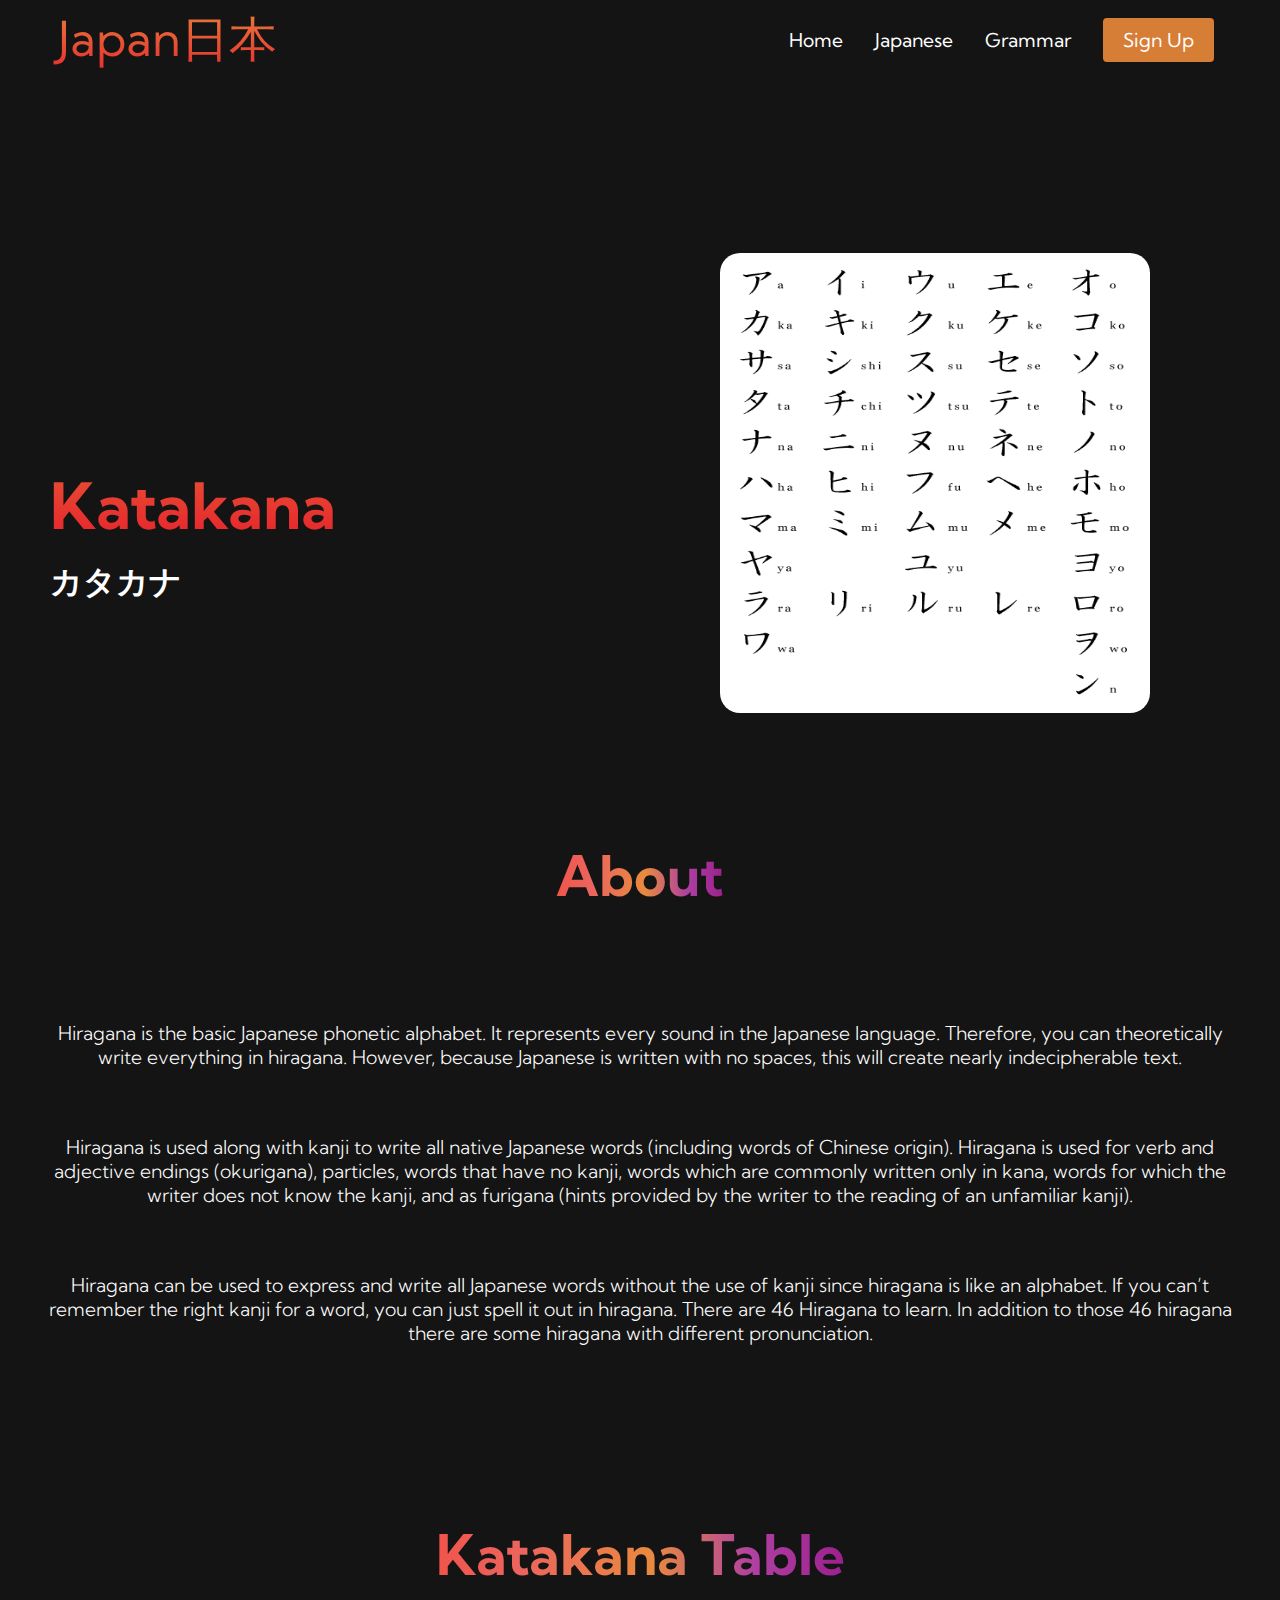
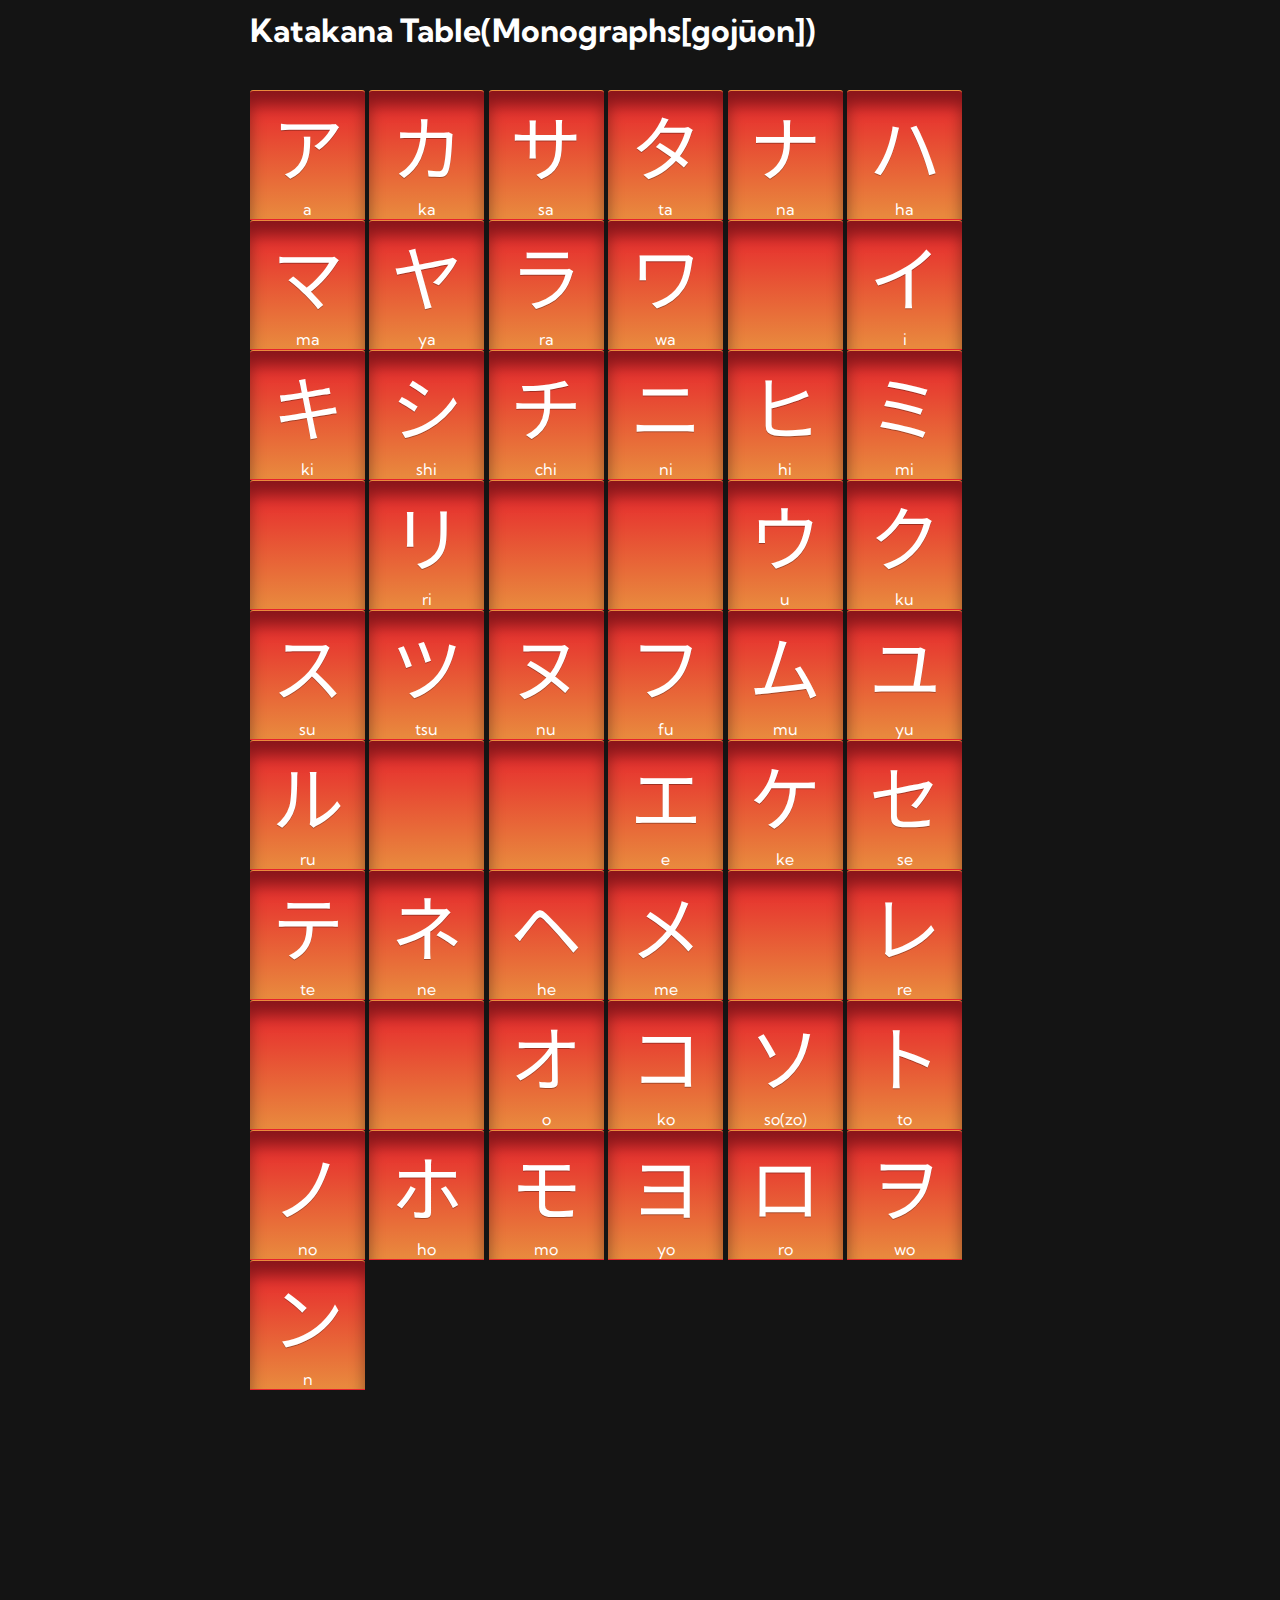
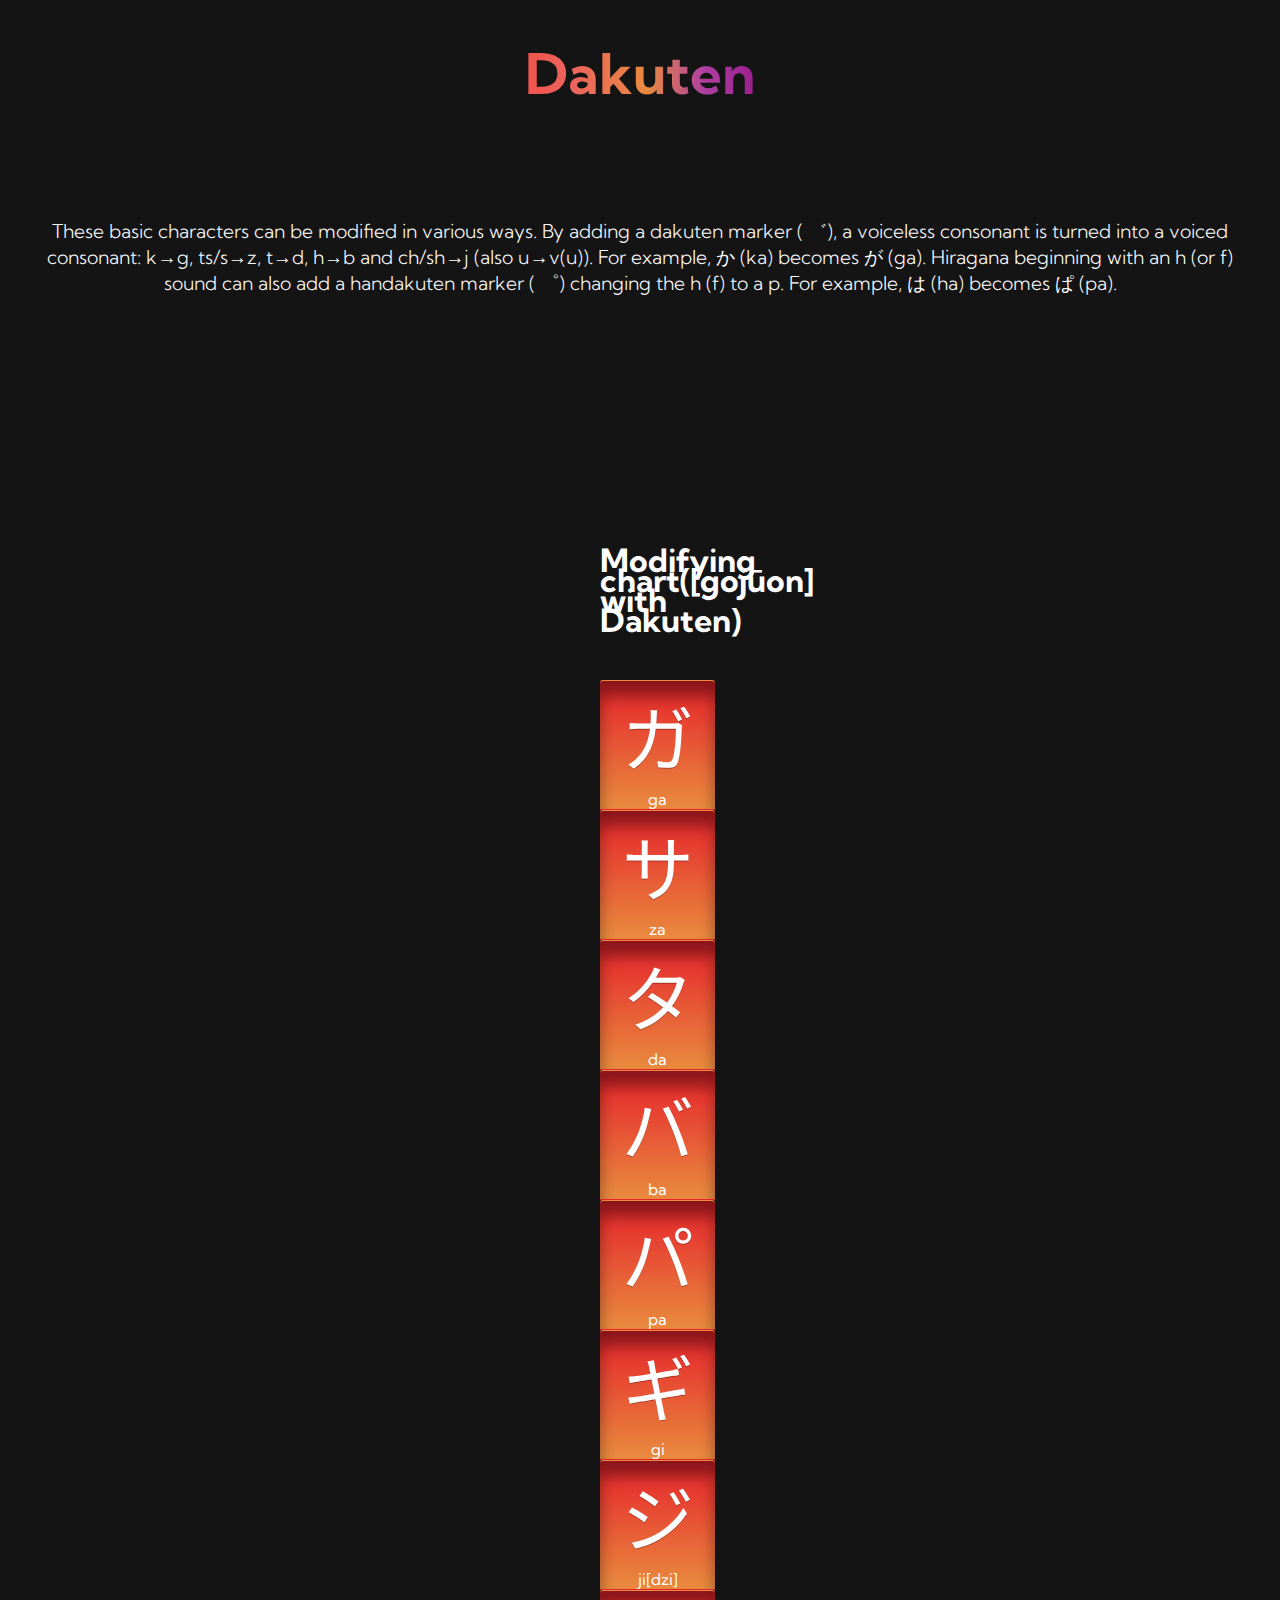
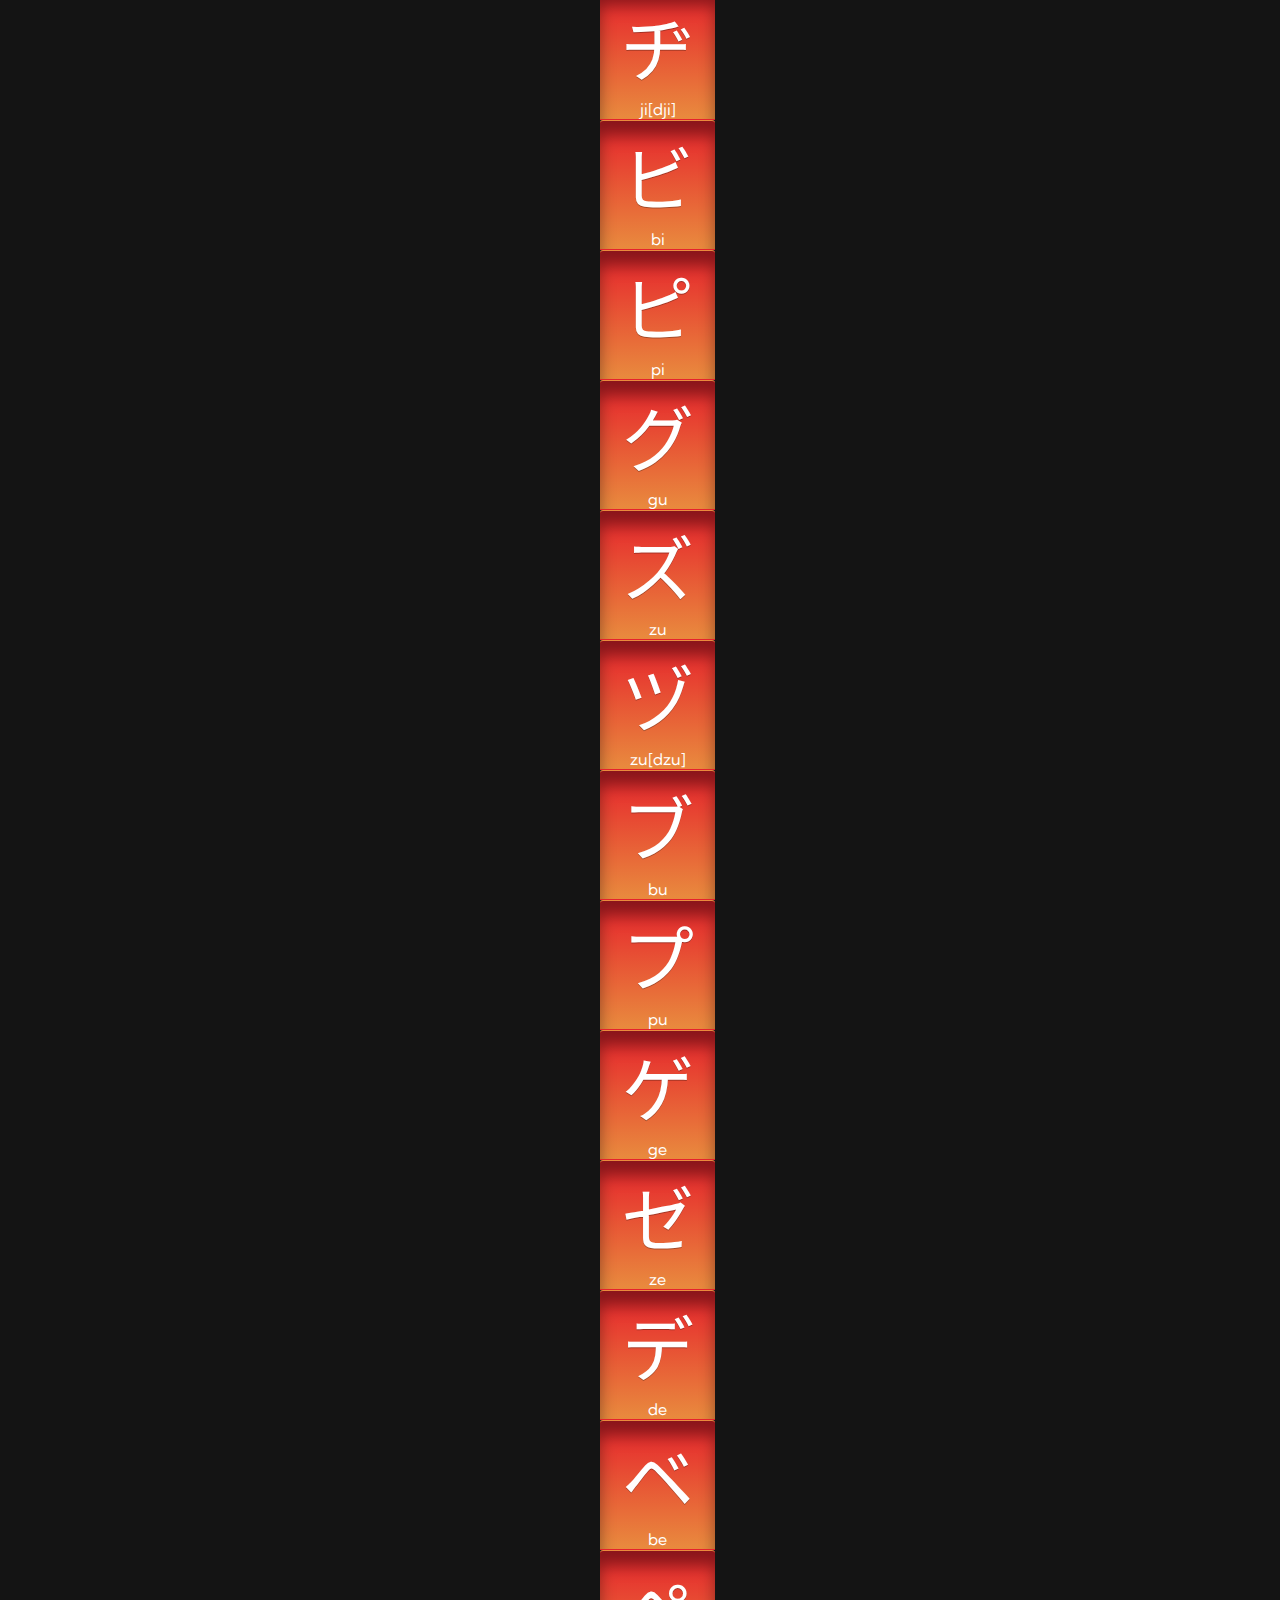
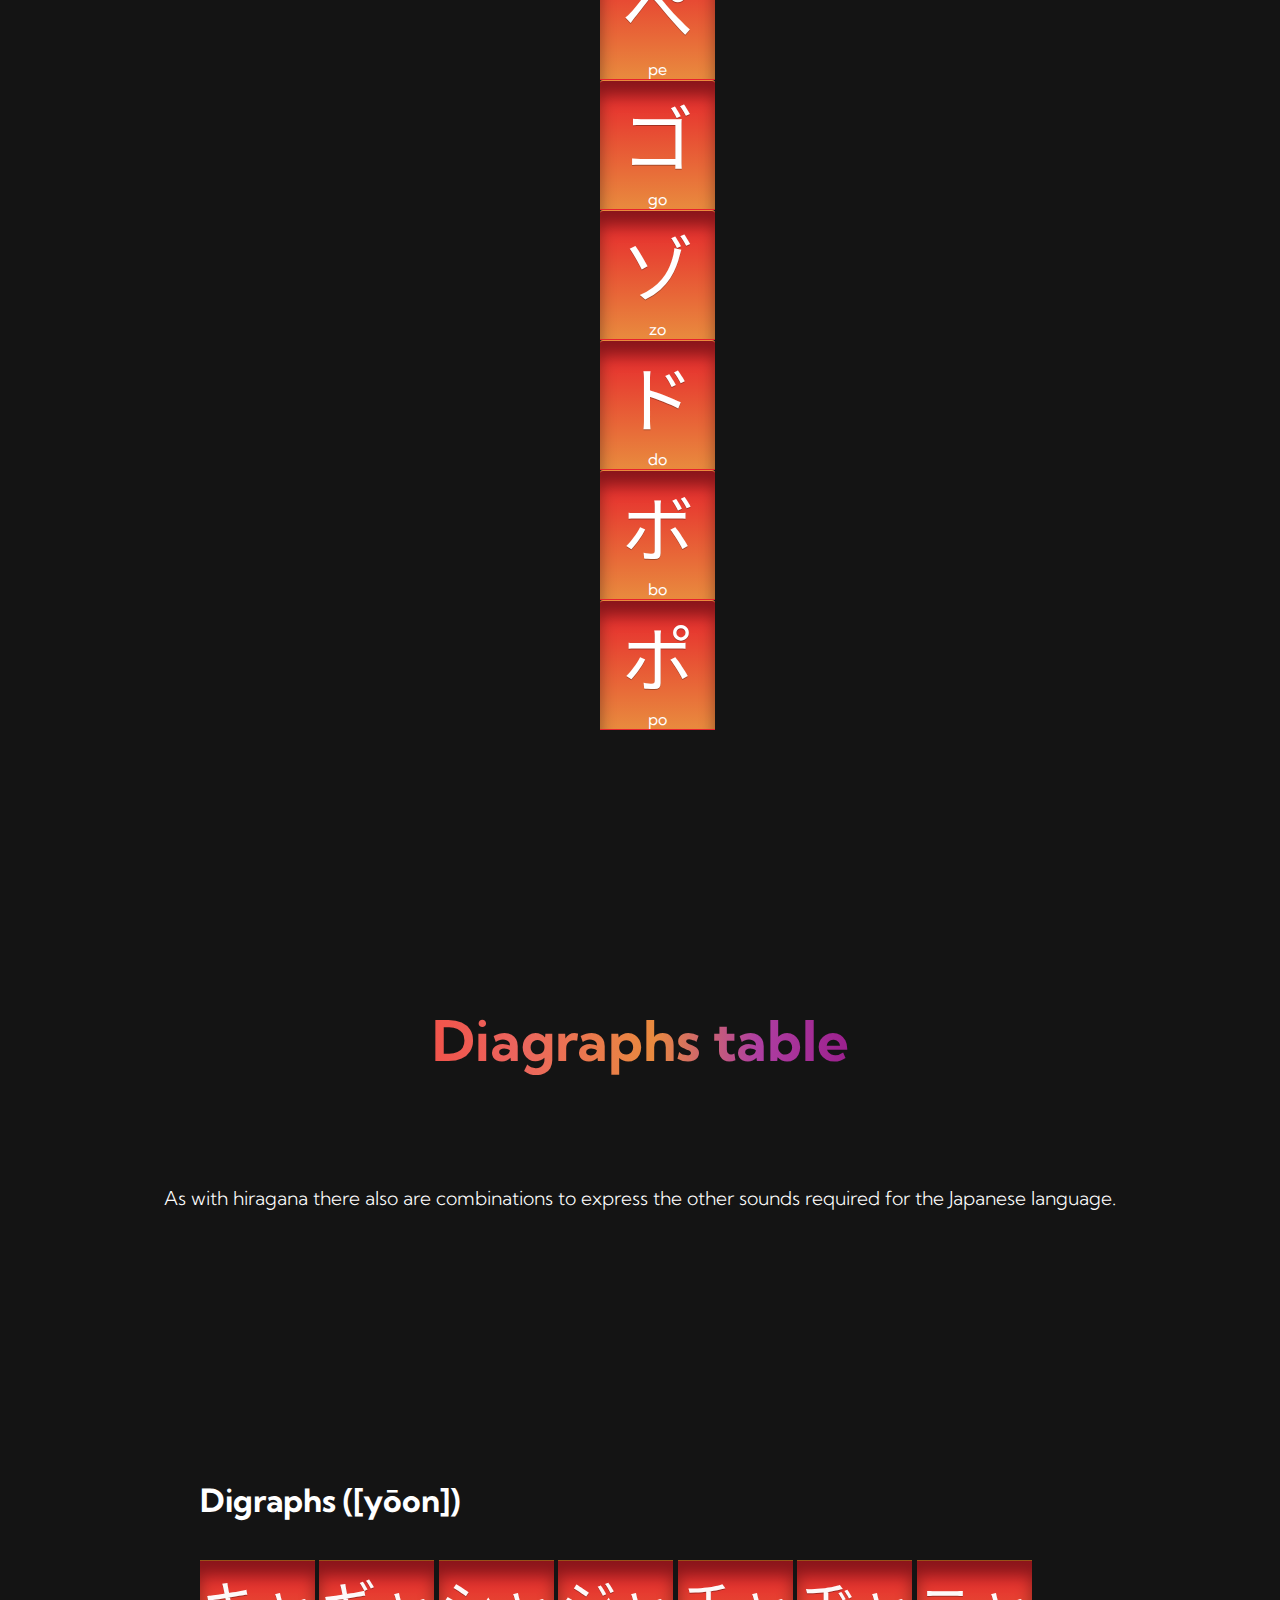
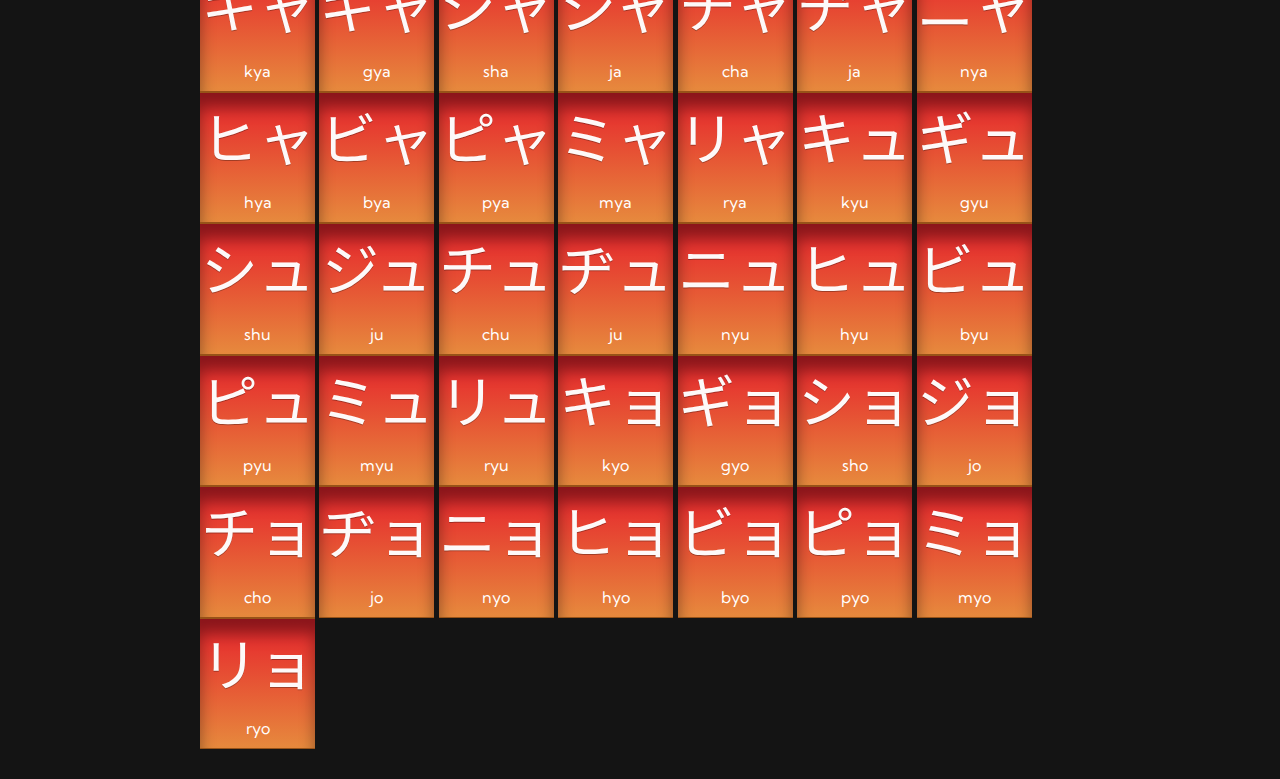
<file: html/katakana.html>
<!DOCTYPE html>

<html lang="en">

<head>
    <meta charset="UTF-8">
    <meta name="viewport" content="width=device-width, initial-scale=1.0">
    <title>Japanese</title>
    <link rel="stylesheet" href="../css/style.css">
    <link rel="stylesheet" href="../css/table.css">
    <link rel="stylesheet" href="https://use.fontawesome.com/releases/v5.15.4/css/all.css" integrity="sha384-DyZ88mC6Up2uqS4h/KRgHuoeGwBcD4Ng9SiP4dIRy0EXTlnuz47vAwmeGwVChigm" crossorigin="anonymous">




</head>
<!--main navbar-->
<body>
   <nav class="navbar">
       <div class="navbar__container">
        <a href="../index.html" id="navbar__logo"><i class="fas fa-book"></i>Japan日本</a>
        <div class="navbar__toggle" id="menu">
            <span class="bar"></span>
            <span class="bar"></span>
            <span class="bar"></span>
        </div>
        <ul class="navbar__menu">
            <li class="navbar__item">
                <a href="../index.html" class="navbar__links">Home</a>
            </li>
            <li class="navbar__item">
                <a href="lang.html" class="navbar__links">Japanese</a>
            </li>
            <li class="navbar__item">
                <a href="Grammar.html" class="navbar__links">Grammar</a>
            </li>
            <li class="navbar__btn">
                <a href="../php/signup.php" class="btn">Sign Up</a>
            </li>
        </ul>
       </div>
   </nav>
 <!--Text-->
   <div class="main">
       <div class="main__container">
           <div class="main__content">
            <h1>Katakana</h1>
            <p>カタカナ</p>
           </div>
           <div class="main__Langimg--container">
               <img src="../img/kata.png" alt="" id="main__Langimg">
           </div>
       </div>
   </div>
   <div class="About">
    <h1>About</h1>
    <p> Hiragana is the basic Japanese phonetic alphabet. It represents every sound in the Japanese language. Therefore,
      you can theoretically write everything in hiragana. However, because Japanese is written with no spaces, this will
      create nearly indecipherable text.</p>
    <br>
    <p> Hiragana is used along with kanji to write all native Japanese words (including words of Chinese origin).
      Hiragana is used for verb and adjective endings (okurigana), particles, words that have no kanji, words which are
      commonly written only in kana, words for which the writer does not know the kanji, and as furigana (hints provided
      by the writer to the reading of an unfamiliar kanji).</p>
    <br>
    <p>Hiragana can be used to express and write all Japanese words without the use of kanji since hiragana is like an
      alphabet. If you can’t remember the right kanji for a word, you can just spell it out in hiragana. There are 46
      Hiragana to learn. In addition to those 46 hiragana there are some hiragana with different pronunciation.</p>
      <br>
      <br>
      <br>
      <h1>Katakana Table</h1>
  </div>
  <!--KanaTable-->
  <div class="KanaTable">
    <div class="table__container">
      <div class="row">
        <div class="span">
          <section id="Hiragana__Table">
            <header>
              <h1>Katakana Table(Monographs[gojūon])</h1>
            </header>
            <ul class="grid">
              <li class="Hiragana__A">
                <span lang="ja" class="item">ア</span>
                <a href=""><span class="character"></span>
                  <ul>
                    <li>a</li>
                  </ul>
                </a>
              </li>
              <li class="Hiragana__A">
                <div class="flip-card">
                  <div class="flip-card-inner">
                    <span lang="ja" class="item">カ</span>
                    <a href=""><span class="character"></span>
                      <ul>
                        <li>ka</li>
                      </ul>
                    </a>
                  </div>
                </div>
              </li>
              <li class="Hiragana__A">
                <span lang="ja" class="item">サ</span>
                <a href=""><span class="character"></span>
                  <ul>
                    <li>sa</li>
                  </ul>
                </a>
              </li>
              <li class="Hiragana__A">
                <span lang="ja" class="item">タ</span>
                <a href=""><span class="character"></span>
                  <ul>
                    <li>ta</li>
                  </ul>
                </a>
              </li>
              <li class="Hiragana__A">
                <span lang="ja" class="item">ナ</span>
                <a href=""><span class="character"></span>
                  <ul>
                    <li>na</li>
                  </ul>
                </a>
              </li>
              <li class="Hiragana__A">
                <span lang="ja" class="item">ハ</span>
                <a href=""><span class="character"></span>
                  <ul>
                    <li>ha</li>
                  </ul>
                </a>
              </li>
              <li class="Hiragana__A">
                <span lang="ja" class="item">マ</span>
                <a href=""><span class="character"></span>
                  <ul>
                    <li>ma</li>
                  </ul>
                </a>
              </li>
              <li class="Hiragana__A">
                <span lang="ja" class="item">ヤ</span>
                <a href=""><span class="character"></span>
                  <ul>
                    <li>ya</li>
                  </ul>
                </a>
              </li>
              <li class="Hiragana__A">
                <span lang="ja" class="item">ラ</span>
                <a href=""><span class="character"></span>
                  <ul>
                    <li>ra</li>
                  </ul>
                </a>
              </li>
              <li class="Hiragana__A">
                <span lang="ja" class="item">ワ</span>
                <a href=""><span class="character"></span>
                  <ul>
                    <li>wa</li>
                  </ul>
                </a>
              </li>
              <li class="Hiragana__A">
                <span lang="ja" class="item">‎</span>
                <a href=""><span class="character"></span>
                  <ul>
                    <li>‎</li>
                  </ul>
                </a>
              </li>
              <li class="Hiragana__A">
                <span lang="ja" class="item">イ</span>
                <a href=""><span class="character"></span>
                  <ul>
                    <li>i</li>
                  </ul>
                </a>
              </li>
              <li class="Hiragana__A">
                <span lang="ja" class="item">キ</span>
                <a href=""><span class="character"></span>
                  <ul>
                    <li>ki</li>
                  </ul>
                </a>
              </li>
              <li class="Hiragana__A">
                <span lang="ja" class="item">シ</span>
                <a href=""><span class="character"></span>
                  <ul>
                    <li>shi</li>
                  </ul>
                </a>
              </li>
              <li class="Hiragana__A">
                <span lang="ja" class="item">チ</span>
                <a href=""><span class="character"></span>
                  <ul>
                    <li>chi</li>
                  </ul>
                </a>
              </li>
              <li class="Hiragana__A">
                <span lang="ja" class="item">ニ</span>
                <a href=""><span class="character"></span>
                  <ul>
                    <li>ni</li>
                  </ul>
                </a>
              </li>
              <li class="Hiragana__A">
                <span lang="ja" class="item">ヒ</span>
                <a href=""><span class="character"></span>
                  <ul>
                    <li>hi</li>
                  </ul>
                </a>
              </li>
              <li class="Hiragana__A">
                <span lang="ja" class="item">ミ</span>
                <a href=""><span class="character"></span>
                  <ul>
                    <li>mi</li>
                  </ul>
                </a>
              </li>
              <li class="Hiragana__A">
                <span lang="ja" class="item">‎</span>
                <a href=""><span class="character"></span>
                  <ul>
                    <li>‎</li>
                  </ul>
                </a>
              </li>
              <li class="Hiragana__A">
                <span lang="ja" class="item">リ</span>
                <a href=""><span class="character"></span>
                  <ul>
                    <li>ri</li>
                  </ul>
                </a>
              </li>
              <li class="Hiragana__A">
                <span lang="ja" class="item">‎</span>
                <a href=""><span class="character"></span>
                  <ul>
                    <li>‎</li>
                  </ul>
                </a>
              </li>
              <li class="Hiragana__A">
                <span lang="ja" class="item">‎</span>
                <a href=""><span class="character"></span>
                  <ul>
                    <li>‎</li>
                  </ul>
                </a>
              </li>
              <li class="Hiragana__A">
                <span lang="ja" class="item">ウ</span>
                <a href=""><span class="character"></span>
                  <ul>
                    <li>u</li>
                  </ul>
                </a>
              </li>
              <li class="Hiragana__A">
                <span lang="ja" class="item">ク</span>
                <a href=""><span class="character"></span>
                  <ul>
                    <li>ku</li>
                  </ul>
                </a>
              </li>
              <li class="Hiragana__A">
                <span lang="ja" class="item">ス</span>
                <a href=""><span class="character"></span>
                  <ul>
                    <li>su</li>
                  </ul>
                </a>
              </li>
              <li class="Hiragana__A">
                <span lang="ja" class="item">ツ</span>
                <a href=""><span class="character"></span>
                  <ul>
                    <li>tsu</li>
                  </ul>
                </a>
              </li>
              <li class="Hiragana__A">
                <span lang="ja" class="item">ヌ</span>
                <a href=""><span class="character"></span>
                  <ul>
                    <li>nu</li>
                  </ul>
                </a>
              </li>
              <li class="Hiragana__A">
                <span lang="ja" class="item">フ</span>
                <a href=""><span class="character"></span>
                  <ul>
                    <li>fu</li>
                  </ul>
                </a>
              </li>
              <li class="Hiragana__A">
                <span lang="ja" class="item">ム</span>
                <a href=""><span class="character"></span>
                  <ul>
                    <li>mu</li>
                  </ul>
                </a>
              </li>
              <li class="Hiragana__A">
                <span lang="ja" class="item">ユ</span>
                <a href=""><span class="character"></span>
                  <ul>
                    <li>yu</li>
                  </ul>
                </a>
              </li>
              <li class="Hiragana__A">
                <span lang="ja" class="item">ル</span>
                <a href=""><span class="character"></span>
                  <ul>
                    <li>ru</li>
                  </ul>
                </a>
              </li>
              <li class="Hiragana__A">
                <span lang="ja" class="item">‎</span>
                <a href=""><span class="character"></span>
                  <ul>
                    <li>‎</li>
                  </ul>
                </a>
              </li>
              <li class="Hiragana__A">
                <span lang="ja" class="item">‎</span>
                <a href=""><span class="character"></span>
                  <ul>
                    <li>‎</li>
                  </ul>
                </a>
              </li>
              <li class="Hiragana__A">
                <span lang="ja" class="item">エ</span>
                <a href=""><span class="character"></span>
                  <ul>
                    <li>e</li>
                  </ul>
                </a>
              </li>
              <li class="Hiragana__A">
                <span lang="ja" class="item">ケ</span>
                <a href=""><span class="character"></span>
                  <ul>
                    <li>ke</li>
                  </ul>
                </a>
              </li>
              <li class="Hiragana__A">
                <span lang="ja" class="item">セ</span>
                <a href=""><span class="character"></span>
                  <ul>
                    <li>se</li>
                  </ul>
                </a>
              </li>
              <li class="Hiragana__A">
                <span lang="ja" class="item">テ</span>
                <a href=""><span class="character"></span>
                  <ul>
                    <li>te</li>
                  </ul>
                </a>
              </li>
              <li class="Hiragana__A">
                <span lang="ja" class="item">ネ</span>
                <a href=""><span class="character"></span>
                  <ul>
                    <li>ne</li>
                  </ul>
                </a>
              </li>
              <li class="Hiragana__A">
                <span lang="ja" class="item">ヘ</span>
                <a href=""><span class="character"></span>
                  <ul>
                    <li>he</li>
                  </ul>
                </a>
              </li>
              <li class="Hiragana__A">
                <span lang="ja" class="item">メ</span>
                <a href=""><span class="character"></span>
                  <ul>
                    <li>me</li>
                  </ul>
                </a>
              </li>
              <li class="Hiragana__A">
                <span lang="ja" class="item">‎</span>
                <a href=""><span class="character"></span>
                  <ul>
                    <li>‎</li>
                  </ul>
                </a>
              </li>
              <li class="Hiragana__A">
                <span lang="ja" class="item">レ</span>
                <a href=""><span class="character"></span>
                  <ul>
                    <li>re</li>
                  </ul>
                </a>
              </li>
              <li class="Hiragana__A">
                <span lang="ja" class="item">‎</span>
                <a href=""><span class="character"></span>
                  <ul>
                    <li>‎</li>
                  </ul>
                </a>
              </li>
              <li class="Hiragana__A">
                <span lang="ja" class="item">‎</span>
                <a href=""><span class="character"></span>
                  <ul>
                    <li>‎</li>
                  </ul>
                </a>
              </li>
              <li class="Hiragana__A">
                <span lang="ja" class="item">オ</span>
                <a href=""><span class="character"></span>
                  <ul>
                    <li>o</li>
                  </ul>
                </a>
              </li>
              <li class="Hiragana__A">
                <span lang="ja" class="item">コ</span>
                <a href=""><span class="character"></span>
                  <ul>
                    <li>ko</li>
                  </ul>
                </a>
              </li>
              <li class="Hiragana__A">
                <span lang="ja" class="item">ソ</span>
                <a href=""><span class="character"></span>
                  <ul>
                    <li>so(zo)</li>
                  </ul>
                </a>
              </li>
              <li class="Hiragana__A">
                <span lang="ja" class="item">ト</span>
                <a href=""><span class="character"></span>
                  <ul>
                    <li>to</li>
                  </ul>
                </a>
              </li>
              <li class="Hiragana__A">
                <span lang="ja" class="item">ノ</span>
                <a href=""><span class="character"></span>
                  <ul>
                    <li>no</li>
                  </ul>
                </a>
              </li>
              <li class="Hiragana__A">
                <span lang="ja" class="item">ホ</span>
                <a href=""><span class="character"></span>
                  <ul>
                    <li>ho</li>
                  </ul>
                </a>
              </li>
              <li class="Hiragana__A">
                <span lang="ja" class="item">モ</span>
                <a href=""><span class="character"></span>
                  <ul>
                    <li>mo</li>
                  </ul>
                </a>
              </li>
              <li class="Hiragana__A">
                <span lang="ja" class="item">ヨ</span>
                <a href=""><span class="character"></span>
                  <ul>
                    <li>yo</li>
                  </ul>
                </a>
              </li>
              <li class="Hiragana__A">
                <span lang="ja" class="item">ロ</span>
                <a href=""><span class="character"></span>
                  <ul>
                    <li>ro</li>
                  </ul>
                </a>
              </li>
              <li class="Hiragana__A">
                <span lang="ja" class="item">ヲ</span>
                <a href=""><span class="character"></span>
                  <ul>
                    <li>wo</li>
                  </ul>
                </a>
              </li>
              <li class="Hiragana__A">
                <span lang="ja" class="item">ン</span>
                <a href=""><span class="character"></span>
                  <ul>
                    <li>n</li>
                  </ul>
                </a>
              </li>
            </ul>


          </section>
        </div>
      </div>
    </div>
  </div>
  <!--Dakuten-->
  <div class="About">
    <h1>Dakuten</h1>
    <p> These basic characters can be modified in various ways. By adding a dakuten marker ( ゛), a voiceless consonant
      is turned into a voiced consonant: k→g, ts/s→z, t→d, h→b and ch/sh→j (also u→v(u)). For example, か (ka) becomes が
      (ga). Hiragana beginning with an h (or f) sound can also add a handakuten marker ( ゜) changing the h (f) to a p.
      For example, は (ha) becomes ぱ (pa).</p>
    <br>
  </div>
  <div class="DakutenTable">
    <div class="table__container">
      <div class="row">
        <div class="span">
          <section id="Hiragana__Table">
            <header>
              <h1>Modifying chart([gojūon] with Dakuten)</h1>
            </header>
            <ul class="grid">
              <li class="Hiragana__A">
                <span lang="ja" class="item">ガ</span>
                <a href=""><span class="character"></span>
                  <ul>
                    <li>ga</li>
                  </ul>
                </a>
              </li>
              <li class="Hiragana__A">
                <span lang="ja" class="item">サ</span>
                <a href=""><span class="character"></span>
                  <ul>
                    <li>za</li>
                  </ul>
                </a>
              </li>
              <li class="Hiragana__A">
                <span lang="ja" class="item">タ</span>
                <a href=""><span class="character"></span>
                  <ul>
                    <li>da</li>
                  </ul>
                </a>
              </li>
              <li class="Hiragana__A">
                <span lang="ja" class="item">バ</span>
                <a href=""><span class="character"></span>
                  <ul>
                    <li>ba</li>
                  </ul>
                </a>
              </li>
              <li class="Hiragana__A">
                <span lang="ja" class="item">パ</span>
                <a href=""><span class="character"></span>
                  <ul>
                    <li>pa</li>
                  </ul>
                </a>
              </li>
              <li class="Hiragana__A">
                <span lang="ja" class="item">ギ</span>
                <a href=""><span class="character"></span>
                  <ul>
                    <li>gi</li>
                  </ul>
                </a>
              </li>
              <li class="Hiragana__A">
                <span lang="ja" class="item">ジ</span>
                <a href=""><span class="character"></span>
                  <ul>
                    <li>ji[dzi]</li>
                  </ul>
                </a>
              </li>
              <li class="Hiragana__A">
                <span lang="ja" class="item">ヂ</span>
                <a href=""><span class="character"></span>
                  <ul>
                    <li>ji[dji]</li>
                  </ul>
                </a>
              </li>
              <li class="Hiragana__A">
                <span lang="ja" class="item">ビ</span>
                <a href=""><span class="character"></span>
                  <ul>
                    <li>bi</li>
                  </ul>
                </a>
              </li>
              <li class="Hiragana__A">
                <span lang="ja" class="item">ピ</span>
                <a href=""><span class="character"></span>
                  <ul>
                    <li>pi</li>
                  </ul>
                </a>
              </li>
              <li class="Hiragana__A">
                <span lang="ja" class="item">グ</span>
                <a href=""><span class="character"></span>
                  <ul>
                    <li>gu</li>
                  </ul>
                </a>
              </li>
              <li class="Hiragana__A">
                <span lang="ja" class="item">ズ</span>
                <a href=""><span class="character"></span>
                  <ul>
                    <li>zu</li>
                  </ul>
                </a>
              </li>
              <li class="Hiragana__A">
                <span lang="ja" class="item">ヅ</span>
                <a href=""><span class="character"></span>
                  <ul>
                    <li>zu[dzu]</li>
                  </ul>
                </a>
              </li>
              <li class="Hiragana__A">
                <span lang="ja" class="item">ブ</span>
                <a href=""><span class="character"></span>
                  <ul>
                    <li>bu</li>
                  </ul>
                </a>
              </li>
              <li class="Hiragana__A">
                <span lang="ja" class="item">プ</span>
                <a href=""><span class="character"></span>
                  <ul>
                    <li>pu</li>
                  </ul>
                </a>
              </li>
              <li class="Hiragana__A">
                <span lang="ja" class="item">ゲ</span>
                <a href=""><span class="character"></span>
                  <ul>
                    <li>ge</li>
                  </ul>
                </a>
              </li>
              <li class="Hiragana__A">
                <span lang="ja" class="item">ゼ</span>
                <a href=""><span class="character"></span>
                  <ul>
                    <li>ze</li>
                  </ul>
                </a>
              </li>
              <li class="Hiragana__A">
                <span lang="ja" class="item">デ</span>
                <a href=""><span class="character"></span>
                  <ul>
                    <li>de</li>
                  </ul>
                </a>
              </li>
              <li class="Hiragana__A">
                <span lang="ja" class="item">ベ</span>
                <a href=""><span class="character"></span>
                  <ul>
                    <li>be</li>
                  </ul>
                </a>
              </li>
              <li class="Hiragana__A">
                <span lang="ja" class="item">ぺ</span>
                <a href=""><span class="character"></span>
                  <ul>
                    <li>pe</li>
                  </ul>
                </a>
              </li>
              <li class="Hiragana__A">
                <span lang="ja" class="item">ゴ</span>
                <a href=""><span class="character"></span>
                  <ul>
                    <li>go</li>
                  </ul>
                </a>
              </li>
              <li class="Hiragana__A">
                <span lang="ja" class="item">ゾ</span>
                <a href=""><span class="character"></span>
                  <ul>
                    <li>zo</li>
                  </ul>
                </a>
              </li>
              <li class="Hiragana__A">
                <span lang="ja" class="item">ド</span>
                <a href=""><span class="character"></span>
                  <ul>
                    <li>do</li>
                  </ul>
                </a>
              </li>
              <li class="Hiragana__A">
                <span lang="ja" class="item">ボ</span>
                <a href=""><span class="character"></span>
                  <ul>
                    <li>bo</li>
                  </ul>
                </a>
              </li>
              <li class="Hiragana__A">
                <span lang="ja" class="item">ポ</span>
                <a href=""><span class="character"></span>
                  <ul>
                    <li>po</li>
                  </ul>
                </a>
              </li>


            </ul>


          </section>
        </div>
      </div>
    </div>
  </div>

  <div class="About">
    <h1>Diagraphs table</h1>
    <p> As with hiragana there also are combinations to express the other sounds required for the
      Japanese language.</p>
    <br>
  </div>
  <div class="DiagraphsTable">
    <div class="table__container">
      <div class="row">
        <div class="span">
          <section id="Hiragana__Table">
            <header>
              <h1>Digraphs ([yōon])</h1>
            </header>
            <ul class="grid">
              <li class="Diagraphs">
                <span lang="ja" class="item">キャ</span>
                <a href=""><span class="character"></span>
                  <ul>
                    <li>kya</li>
                  </ul>
                </a>
              </li>
              <li class="Diagraphs">
                <span lang="ja" class="item">ギャ</span>
                <a href=""><span class="character"></span>
                  <ul>
                    <li>gya</li>
                  </ul>
                </a>
              </li>
              <li class="Diagraphs">
                <span lang="ja" class="item">シャ</span>
                <a href=""><span class="character"></span>
                  <ul>
                    <li>sha</li>
                  </ul>
                </a>
              </li>
              <li class="Diagraphs">
                <span lang="ja" class="item">ジャ</span>
                <a href=""><span class="character"></span>
                  <ul>
                    <li>ja</li>
                  </ul>
                </a>
              </li>
              <li class="Diagraphs">
                <span lang="ja" class="item">チャ</span>
                <a href=""><span class="character"></span>
                  <ul>
                    <li>cha</li>
                  </ul>
                </a>
              </li>
              <li class="Diagraphs">
                <span lang="ja" class="item">ヂャ</span>
                <a href=""><span class="character"></span>
                  <ul>
                    <li>ja</li>
                  </ul>
                </a>
              </li>
              <li class="Diagraphs">
                <span lang="ja" class="item">ニャ</span>
                <a href=""><span class="character"></span>
                  <ul>
                    <li>nya</li>
                  </ul>
                </a>
              </li>
              <li class="Diagraphs">
                <span lang="ja" class="item">ヒャ</span>
                <a href=""><span class="character"></span>
                  <ul>
                    <li>hya</li>
                  </ul>
                </a>
              </li>
              <li class="Diagraphs">
                <span lang="ja" class="item">ビャ</span>
                <a href=""><span class="character"></span>
                  <ul>
                    <li>bya</li>
                  </ul>
                </a>
              </li>
              <li class="Diagraphs">
                <span lang="ja" class="item">ピャ</span>
                <a href=""><span class="character"></span>
                  <ul>
                    <li>pya</li>
                  </ul>
                </a>
              </li>
              <li class="Diagraphs">
                <span lang="ja" class="item">ミャ</span>
                <a href=""><span class="character"></span>
                  <ul>
                    <li>mya</li>
                  </ul>
                </a>
              </li>
              <li class="Diagraphs">
                <span lang="ja" class="item">リャ</span>
                <a href=""><span class="character"></span>
                  <ul>
                    <li>rya</li>
                  </ul>
                </a>
              </li>
              <li class="Diagraphs">
                <span lang="ja" class="item">キュ</span>
                <a href=""><span class="character"></span>
                  <ul>
                    <li>kyu</li>
                  </ul>
                </a>
              </li>
              <li class="Diagraphs">
                <span lang="ja" class="item">ギュ</span>
                <a href=""><span class="character"></span>
                  <ul>
                    <li>gyu</li>
                  </ul>
                </a>
              </li>
              <li class="Diagraphs">
                <span lang="ja" class="item">シュ</span>
                <a href=""><span class="character"></span>
                  <ul>
                    <li>shu</li>
                  </ul>
                </a>
              </li>
              <li class="Diagraphs">
                <span lang="ja" class="item">ジュ</span>
                <a href=""><span class="character"></span>
                  <ul>
                    <li>ju</li>
                  </ul>
                </a>
              </li>
              <li class="Diagraphs">
                <span lang="ja" class="item">チュ</span>
                <a href=""><span class="character"></span>
                  <ul>
                    <li>chu</li>
                  </ul>
                </a>
              </li>
              <li class="Diagraphs">
                <span lang="ja" class="item">ヂュ</span>
                <a href=""><span class="character"></span>
                  <ul>
                    <li>ju</li>
                  </ul>
                </a>
              </li>
              <li class="Diagraphs">
                <span lang="ja" class="item">ニュ</span>
                <a href=""><span class="character"></span>
                  <ul>
                    <li>nyu</li>
                  </ul>
                </a>
              </li>
              <li class="Diagraphs">
                <span lang="ja" class="item">ヒュ</span>
                <a href=""><span class="character"></span>
                  <ul>
                    <li>hyu</li>
                  </ul>
                </a>
              </li>
              <li class="Diagraphs">
                <span lang="ja" class="item">ビュ</span>
                <a href=""><span class="character"></span>
                  <ul>
                    <li>byu</li>
                  </ul>
                </a>
              </li>
              <li class="Diagraphs">
                <span lang="ja" class="item">ピュ</span>
                <a href=""><span class="character"></span>
                  <ul>
                    <li>pyu</li>
                  </ul>
                </a>
              </li>
              <li class="Diagraphs">
                <span lang="ja" class="item">ミュ</span>
                <a href=""><span class="character"></span>
                  <ul>
                    <li>myu</li>
                  </ul>
                </a>
              </li>
              <li class="Diagraphs">
                <span lang="ja" class="item">リュ</span>
                <a href=""><span class="character"></span>
                  <ul>
                    <li>ryu</li>
                  </ul>
                </a>
              </li>
              <li class="Diagraphs">
                <span lang="ja" class="item">キョ</span>
                <a href=""><span class="character"></span>
                  <ul>
                    <li>kyo</li>
                  </ul>
                </a>
              </li>
              <li class="Diagraphs">
                <span lang="ja" class="item">ギョ</span>
                <a href=""><span class="character"></span>
                  <ul>
                    <li>gyo</li>
                  </ul>
                </a>
              </li>
              <li class="Diagraphs">
                <span lang="ja" class="item">ショ</span>
                <a href=""><span class="character"></span>
                  <ul>
                    <li>sho</li>
                  </ul>
                </a>
              </li>
              <li class="Diagraphs">
                <span lang="ja" class="item">ジョ</span>
                <a href=""><span class="character"></span>
                  <ul>
                    <li>jo</li>
                  </ul>
                </a>
              </li>
              <li class="Diagraphs">
                <span lang="ja" class="item">チョ</span>
                <a href=""><span class="character"></span>
                  <ul>
                    <li>cho</li>
                  </ul>
                </a>
              </li>
              <li class="Diagraphs">
                <span lang="ja" class="item">ヂョ</span>
                <a href=""><span class="character"></span>
                  <ul>
                    <li>jo</li>
                  </ul>
                </a>
              </li>
              <li class="Diagraphs">
                <span lang="ja" class="item">ニョ</span>
                <a href=""><span class="character"></span>
                  <ul>
                    <li>nyo</li>
                  </ul>
                </a>
              </li>
              <li class="Diagraphs">
                <span lang="ja" class="item">ヒョ</span>
                <a href=""><span class="character"></span>
                  <ul>
                    <li>hyo</li>
                  </ul>
                </a>
              </li>
              <li class="Diagraphs">
                <span lang="ja" class="item">ビョ</span>
                <a href=""><span class="character"></span>
                  <ul>
                    <li>byo</li>
                  </ul>
                </a>
              </li>
              <li class="Diagraphs">
                <span lang="ja" class="item">ピョ</span>
                <a href=""><span class="character"></span>
                  <ul>
                    <li>pyo</li>
                  </ul>
                </a>
              </li>
              <li class="Diagraphs">
                <span lang="ja" class="item">ミョ</span>
                <a href=""><span class="character"></span>
                  <ul>
                    <li>myo</li>
                  </ul>
                </a>
              </li>
              <li class="Diagraphs">
                <span lang="ja" class="item">リョ</span>
                <a href=""><span class="character"></span>
                  <ul>
                    <li>ryo</li>
                  </ul>
                </a>
              </li>



            </ul>


          </section>
        </div>
      </div>
    </div>
  </div>



   
   

   <script src="../js/app.js"></script>

</body>

</html>
</file>
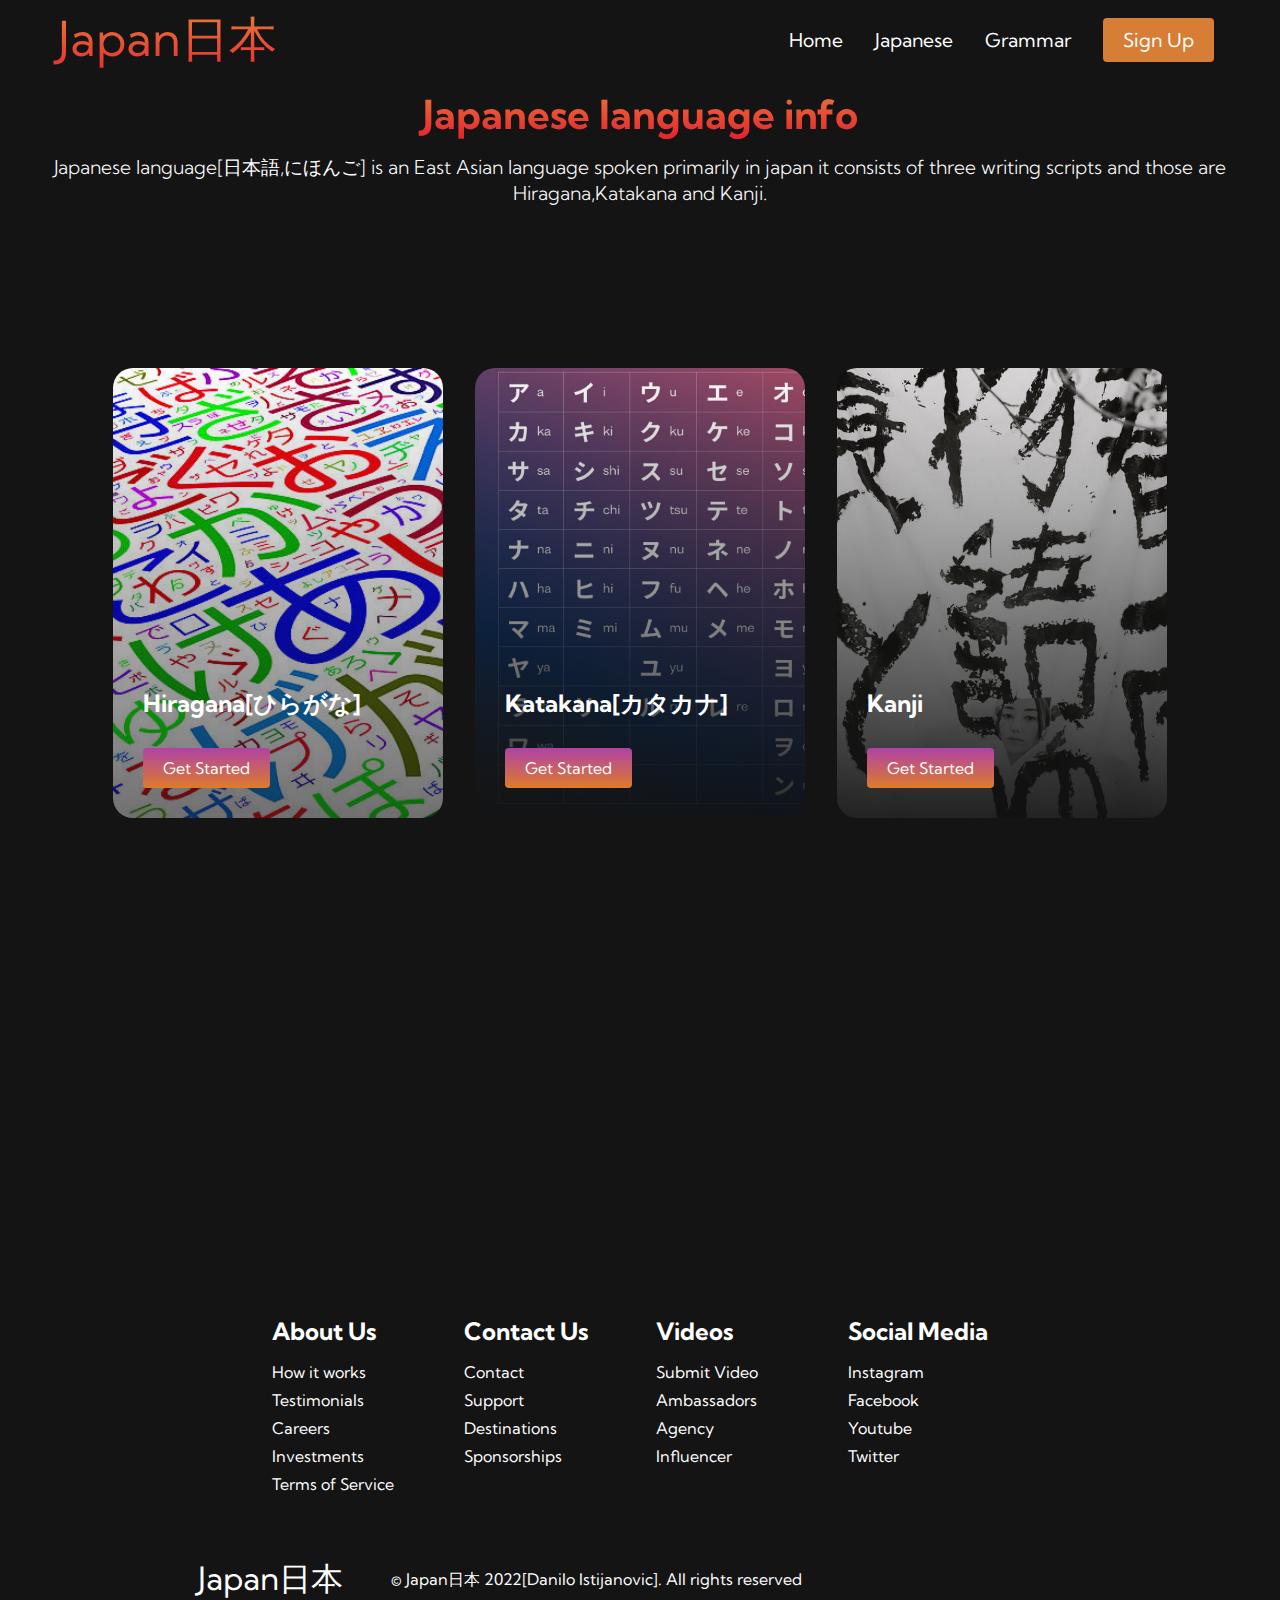
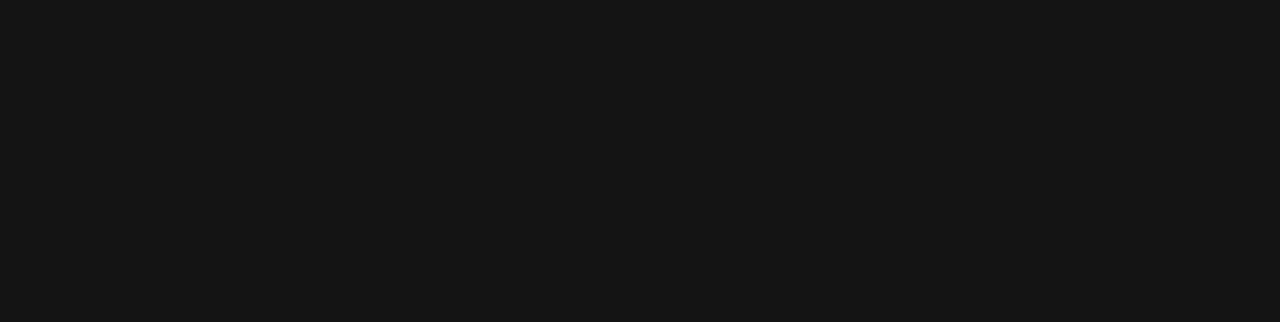
<file: html/lang.html>
<!DOCTYPE html>
<html lang="en">
  <head>
    <meta charset="UTF-8" />
    <meta name="viewport" content="width=device-width, initial-scale=1.0" />
    <title>Japanese info</title>
    <link rel="stylesheet" href="../css/style.css" />
    <link
      rel="stylesheet"
      href="https://use.fontawesome.com/releases/v5.14.0/css/all.css"
      integrity="sha384-HzLeBuhoNPvSl5KYnjx0BT+WB0QEEqLprO+NBkkk5gbc67FTaL7XIGa2w1L0Xbgc"
      crossorigin="anonymous"
    />
    <link
      href="https://fonts.googleapis.com/css2?family=Kumbh+Sans:wght@400;700&display=swap"
      rel="stylesheet"
    />
  </head>
  <body>
    <nav class="navbar">
        <div class="navbar__container">
         <a href="../index.html" id="navbar__logo"><i class="fas fa-book"></i>Japan日本</a>
         <div class="navbar__toggle" id="menu">
             <span class="bar"></span>
             <span class="bar"></span>
             <span class="bar"></span>
         </div>
         <ul class="navbar__menu">
             <li class="navbar__item">
                 <a href="../index.html" class="navbar__links">Home</a>
             </li>
             <li class="navbar__item">
                 <a href="lang.html" class="navbar__links">Japanese</a>
             </li>
             <li class="navbar__item">
                 <a href="Grammar.html" class="navbar__links">Grammar</a>
             </li>
             <li class="navbar__btn">
                 <a href="../php/signup.php" class="btn">Sign Up</a>
             </li>
         </ul>
        </div>
    </nav>
    <div class="info">
    <div class="info__content">
        <h1>Japanese language info</h1>
        <p>Japanese language[日本語,にほんご] is an East Asian language spoken primarily in japan it consists of three writing scripts and those are
        Hiragana,Katakana and Kanji.</p>
      </div>
      <div class="info__container">
        <div class="info__card">
          <h2>Hiragana[ひらがな]</h2>
          <button><a href="hiragana.html">Get Started</a></button>
        </div>
        <div class="info__card">
          <h2>Katakana[カタカナ]</h2>
          <button><a href="katakana.html">Get Started</a></button>
        </div>
        <div class="info__card">
            <h2>Kanji</h2>
            <button><a href="kanji.html">Get Started</a></button>
          </div>
      </div>
    </div>
      <div class="footer__container">
        <div class="footer__links">
          <div class="footer__link--wrapper">
            <div class="footer__link--items">  
              <h2>About Us</h2>
              <a href="/sign__up">How it works</a> <a href="/">Testimonials</a>
              <a href="/">Careers</a> <a href="/">Investments</a>
              <a href="/">Terms of Service</a>
            </div>
            <div class="footer__link--items">
              <h2>Contact Us</h2>
              <a href="/">Contact</a> <a href="/">Support</a>
              <a href="/">Destinations</a> <a href="/">Sponsorships</a>
            </div>
          </div>
          <div class="footer__link--wrapper">
            <div class="footer__link--items">
              <h2>Videos</h2>
              <a href="/">Submit Video</a> <a href="/">Ambassadors</a>
              <a href="/">Agency</a> <a href="/">Influencer</a>
            </div>
            <div class="footer__link--items">
              <h2>Social Media</h2>
              <a href="/">Instagram</a> <a href="/">Facebook</a>
              <a href="/">Youtube</a> <a href="/">Twitter</a>
            </div>
          </div>
        </div>
        <section class="social__media">
          <div class="social__media--wrap">
            <div class="footer__logo">
              <a href="/" id="footer__logo"><i class="fas fa-book"></i>Japan日本</a>
            </div>
            <p class="website__rights">© Japan日本 2022[Danilo Istijanovic]. All rights reserved</p>
            <div class="social__icons">
              <a
                class="social__icon--link"
                href="/"
                target="_blank"
                aria-label="Facebook"
              >
                <i class="fab fa-facebook"></i>
              </a>
              <a
                class="social__icon--link"
                href="/"
                target="_blank"
                aria-label="Instagram"
              >
                <i class="fab fa-instagram"></i>
              </a>
              <a
                class="social__icon--link"
                href=""
                target="_blank"
                aria-label="Youtube"
              >
                <i class="fab fa-youtube"></i>
              </a>
              <a
                class="social__icon--link"
                href="/"
                target="_blank"
                aria-label="Twitter"
              >
                <i class="fab fa-twitter"></i>
              </a>
              <a
                class="social__icon--link"
                href="/"
                target="_blank"
                aria-label="LinkedIn"
              >
                <i class="fab fa-linkedin"></i>
              </a>
            </div>
          </div>
        </section>
      </div>
    
    <script src="../js/app.js"></script>
  </body>
</html>
</file>
<file: css/style.css>
@import url('https://fonts.googleapis.com/css2?family=Kumbh+Sans&display=swap');
@import url('https://fonts.googleapis.com/css2?family=Kumbh+Sans&family=Noto+Sans+JP:wght@500&display=swap');
*{
    box-sizing: border-box;
    margin:0;
    padding: 0;
    font-family: 'Kumbh Sans',sans-serif;
}
.navbar{
    background-color: #141414;
    height: 80px;
    display: flex;
    justify-content: center;
    align-items: center;
    font-size: 1.2rem;
    position: sticky;
    top: 0;
    z-index: 999;
}
.navbar__container{
    display: flex;
    justify-content: space-between;
    height: 80px;
    z-index: 1;
    width: 100%;
    max-width: 1300px; 
    margin: 0 auto;
    padding: 0 50px;
}
#navbar__logo{
    background-color: rgb(235, 37, 37);
    background-image: linear-gradient(to top,rgb(230, 34, 44) 0%,#e98b3ef8 100%);
    background-size: 100%;
    -webkit-background-clip: text;
    -moz-background-cp: text;
    -webkit-text-fill-color:transparent;
    -moz-text-fill-color:transparent;
    display: flex;
    align-items: center;
    cursor: pointer;
    text-decoration: none;
    font-size:3rem;
}
.fa-book{
    margin-right: 0.5rem;
}
.navbar__menu{
    display: flex;
    align-items: center;
    list-style: none;
    text-align:center;
}
.navbar__item{
    height: 80px;
}
.navbar__links{
    color: #fff;
    display: flex;
    align-items: center;
    justify-content: center;
    text-decoration: none;
    padding: 0 1rem;
    height: 100%;
}
.navbar__btn{
    display: flex;
    justify-content: center;
    align-items: center;
    padding: 0 1rem;
    width:100%;
}
.btn{
    display: flex;
    justify-content: center;
    align-items: center;
    text-decoration: none;
    padding: 10px 20px;
    height: 100%;
    width: 100%;
    border: none;
    outline: none;
    border-radius: 4px;
    background:#dd8238f8;
    color: #fff;
}
.btn:hover{
    background:#f1644b;
    transition: all 0.3 ease;
}
.navbar__links:hover{
    color: #f1644b;
    transition: all 0.3 ease;
}
@media screen and(max-width: 960px){
    .navbar__container{
        display: flex;
        justify-content: space-between;
        height: 80px;
        z-index: 1;
        width: 100%;
        max-width: 1300px; 
        padding: 0;
        }
    .navbar__menu{
        display: grid;
        grid-template-columns: auto;
        margin: 0;
        width: 100%;
        position:absolute;
        top: -1000px;
        opacity:0;
        transition: all 0.5s ease;
        height: 50vh;
        z-index: -1;
      
        
    }
    .navbar__menu.active{
        background: #141414;
        top:100%;
        opacity: 1;
        transition: all 0.5s ease;
        z-index: 99;
        height: 50vh;
        font-size: 1.6rem;
    }
    #navbar__logo{
        padding-left: 40px;
    }
    .navbar__toggle .bar{
        width: 25px;
        height: 3px;
        margin: 5px auto;
        transition: all 0.3s ease-in-out;
        background: #fff;
    }
    .navbar__item{
        width: 100%;
    }
    .navbar__links{
        text-align: center;
        padding: 2rem;
        width: 100%;
        display: table;
    }
    #mobile-menu{
        position: absolute;
        top:20%;
        right: 5%;
        transform:translate(5%,20%);
    }
    .navbar__btn{
        padding-bottom: 2rem;
    }
    
    .btn{
        display: flex;
        justify-content: center;
        align-items: center;
        width: 80%;
        height: 80px;
        margin: 0;
    }
    .navbar__toggle .bar{
        display: block;
        cursor:pointer;
        

    }
    #menu.is-active.bar:nth-child(2){
    opacity:0;
    }
    #menu.is-active.bar:nth-child(1){
        transform:translateY(-8px) rotate(45deg)
    }
    #menu.is-active.bar:nth-child(3){
            transform:translateY(8px) rotate(45deg)
    }


}
/* Text Main */
.main {
    background-color: #141414;
  }
  
  .main__container {
    display: grid;
    grid-template-columns: 1fr 1fr;
    align-items: center;
    justify-self: center;
    margin: 0 auto;
    height: 90vh;
    background-color: #141414;
    z-index: 1;
    width: 100%;
    max-width: 1300px;
    padding-right: 50px;
    padding-left: 50px;
  }
  
  .main__content {
    color: #fff;
    width: 100%;
  }
  
  .main__content h1 {
    font-size: 4rem;
    background-color: #f1644b;
    background-image: linear-gradient(to top,rgb(230, 34, 44) 0%,#e98b3ef8 100%);
    background-size: 100%;
    -webkit-background-clip: text;
    -moz-background-clip: text;
    -webkit-text-fill-color: transparent;
    -moz-text-fill-color: transparent;
  }
  
  .main__content h2 {
    font-size: 4rem;
    margin-top: 10px;
    background-color: #f1644b;
    background-image: linear-gradient(to top,rgb(236, 78, 86) 0%,#db9155f8 100%);
    background-size: 100%;
    -webkit-background-clip: text;
    -moz-background-clip: text;
    -webkit-text-fill-color: transparent;
    -moz-text-fill-color: transparent;
  }
  
  .main__content p {
    margin-top: 1rem;
    font-size: 2rem;
    font-weight: 700;
  }
  
  .main__btn {
    font-size: 1rem;
    background-image: linear-gradient(to top,#dd7825f8 0%,#ad3ea4f8 100%);
    padding: 14px 32px;
    border: none;
    border-radius: 4px;
    color: #fff;
    margin-top: 2rem;
    cursor: pointer;
    position: relative;
    transition: all 0.35s;
    outline: none;
  }
  
  .main__btn a {
    position: relative;
    z-index: 2;
    color: #fff;
    text-decoration: none;
  }
  
  .main__btn::after {
    position: absolute;
    content: '';
    top: 0;
    left: 0;
    width: 0;
    height: 100%;
    background: #f1644b;
    transition: all 0.35s;
    border-radius: 4px;
  }
  
  .main__btn:hover {
    color: #fff;
  }
  
  .main__btn:hover:after {
    width: 100%;
  }
  
  .main__img--container {
    text-align: center;
  }
  .main__img---container {
    text-align: center;
  }
  #main__img {
    height: 80%;
    width: 80%;
  }
  #main__img2 {
    height: 70%;
    width: 70%;
  }
/*stvari*/
.services{
    background:#141414;
    display: flex;
    flex-direction: column;
    justify-content: center;
    align-items: center;
    height: 100vh;
}
.services h1{
    background-color: #f1644b;
    background-image: linear-gradient(to right,
    #e7362d 0%,
    #f1544b 0%,
    #eb655e 21%,
    #e98b3ef8 53%,
    #ad3ea4f8 78%,
    #991e8ff8 100%);
    background-size:100%;
    margin-bottom:5rem;
    font-size:3.5rem;
    -webkit-background-clip: text;
    -moz-background-clip: text;
    -webkit-text-fill-color: transparent;
    -moz-text-fill-color: transparent;
}
.services__container {
    display: flex;
    justify-content: center;
    flex-wrap: wrap;
  }
  
  .services__card {
    margin: 1rem;
    height: 525px;
    width: 400px;
    border-radius: 4px;
    background-image: linear-gradient(
        to bottom,
        rgba(0, 0, 0, 0) 0%,
        rgba(17, 17, 17, 0.6) 100%
      ),
      url('/img/pic3.jpg');
    background-size: cover;
    position: relative;
    color: #fff;
  }
  
  .services__card:before {
    opacity: 0.2;
  }
  
  .services__card:nth-child(2) {
    background-image: linear-gradient(
        to bottom,
        rgba(0, 0, 0, 0) 0%,
        rgba(17, 17, 17, 0.9) 100%
      ),
      url('/img/pic4.jpg');
  }
  .services__card h2 {
    position: absolute;
    top: 330px;
    left: 30px;
  }
  
  .services__card p {
    position: absolute;
    top: 420px;
    left: 30px;
  }
  
  .services__card button {
    color: #fff;
    padding: 10px 20px;
    border: none;
    outline: none;
    border-radius: 4px;
    background: #f1644b;
    position: absolute;
    top: 450px;
    left: 30px;
    font-size: 1rem;
  }
  
  .services__card button:hover {
    cursor: pointer;
  }
  
  .services__card:hover {
    transform: scale(1.075);
    transition: 0.2s ease-in;
    cursor: pointer;
  }
  
  @media(max-width: 960px) {
    .services {
      height: 1600px;
    }
  
    .services h1 {
      font-size: 2rem;
      margin-top: 12rem;
    }
  }
  
  @media(max-width: 480px) {
    .services {
      height: 1400px;
    }
  
    .services h1 {
      font-size: 1.2rem;
    }
  
    .services__card {
      width: 300px;
    }
  }
  
  .footer__container {
    background-color: #141414;
    padding: 20rem 0;
    display: flex;
    flex-direction: column;
    justify-content: center;
    align-items: center;
  }
  
  #footer__logo {
    color: #fff;
    display: flex;
    align-items: center;
    cursor: pointer;
    text-decoration: none;
    font-size: 2rem;
  }
  
  .footer__links {
    width: 100%;
    max-width: 1000px;
    display: flex;
    justify-content: center;
  }
  
  .footer__link--wrapper {
    display: flex;
  }
  
  .footer__link--items {
    display: flex;
    flex-direction: column;
    align-items: flex-start;
    margin: 16px;
    text-align: left;
    width: 160px;
    box-sizing: border-box;
  }
  
  .footer__link--items h2 {
    margin-bottom: 16px;
  }
  
  .footer__link--items > h2 {
    color: #fff;
  }
  
  .footer__link--items a {
    color: #fff;
    text-decoration: none;
    margin-bottom: 0.5rem;
  }
  
  .footer__link--items a:hover {
    color: #e9e9e9;
    transition: 0.3s ease-out;
  }
  
  /*Icons */
  .social__icon--link {
    color: #fff;
    font-size: 24px;
  }
  
  .social__media {
    max-width: 1000px;
    width: 100%;
  }
  
  .social__media--wrap {
    display: flex;
    justify-content: space-between;
    align-items: center;
    width: 90%;
    max-width: 1000px;
    margin: 40px auto 0 auto;
  }
  
  .social__icons {
    display: flex;
    justify-content: space-between;
    align-items: center;
    width: 240px;
  }
  
  .social__logo {
    color: #fff;
    justify-self: start;
    margin-left: 20px;
    cursor: pointer;
    text-decoration: none;
    font-size: 2rem;
    display: flex;
    align-items: center;
    margin-bottom: 16px;
  }
  
  .website__rights {
    color: #fff;
  }
  
  @media(max-width: 820px) {
    .footer__links {
      padding-top: 2rem;
    }
  
    #footer__logo {
      margin-bottom: 2rem;
    }
  
    .website__rights {
      margin-bottom: 2rem;
    }
  
    .footer__link--wrapper {
      flex-direction: column;
    }
  
    .social__media--wrap {
      flex-direction: column;
    }
  }
  
  @media(max-width: 480px) {
    .footer__link--items {
      margin: 0;
      padding: 10px;
      width: 100%;
    }
  }
  /*info style*/
  .info{
    background:#141414;
    display: flex;
    flex-direction: column;
    justify-content: center;
    align-items: center;
    height: 100vh;
  }
  .info__content{
    background-color: #141414;
    
  }
  
  .info__container {
    display: grid;
    grid-template-columns: 1fr 1fr;
    align-items: center;
    justify-self: center;
    margin: 0 auto;
    height: 90vh;
    background-color: #141414;
    z-index: 1;
    width: 100%;
    max-width: 1300px;
    padding-right: 50px;
    padding-left: 50px;
  }
  
  .info__content {
    color: rgb(255, 255, 255);
    width: 100%;
  }
  
  .info__content h1 {
    font-size: 2.5rem;
    text-align: center;
    padding-top: 10px;
    background-color: #f1644b;
    background-image: linear-gradient(to top,rgb(230, 34, 44) 0%,#e98b3ef8 100%);
    background-size: 100%;
    -webkit-background-clip: text;
    -moz-background-clip: text;
    -webkit-text-fill-color: transparent;
    -moz-text-fill-color: transparent;
  }
  
  .info__content h2 {
    font-size: 2.5rem;
    text-align: center;
    margin-top: 20px;
    background-color: #f1644b;
    background-image: linear-gradient(to top,rgb(236, 78, 86) 0%,#db9155f8 100%);
    background-size: 100%;
    -webkit-background-clip: text;
    -moz-background-clip: text;
    -webkit-text-fill-color: transparent;
    -moz-text-fill-color: transparent;
  }
  
  .info__content p {
    margin-top: 1rem;
    text-align: center;
    font-size: 1.2rem;
    font-weight: 300;
  }
  .info__container {
    display: flex;
    justify-content: center;
    flex-wrap: wrap;
  }
  
  .info__card {
    margin: 1rem;
    height: 450px;
    width: 330px;
    border-radius: 20px;
    background-image: linear-gradient(
        to bottom,
        rgba(0, 0, 0, 0) 0%,
        rgba(17, 17, 17, 0.6) 100%
      ),
      url('/img/pic7.png');
    background-size: cover;
    position: relative;
    color: #fff;
  }
  
  .info__card:before {
    opacity: 0.2;
  }
  
  .info__card:nth-child(2) {
    background-image: linear-gradient(
        to bottom,
        rgba(0, 0, 0, 0) 0%,
        rgba(17, 17, 17, 0.9) 100%
      ),
      url('/img/pic9.jpg');
  }
  .info__card:nth-child(3) {
    background-image: linear-gradient(
        to bottom,
        rgba(0, 0, 0, 0) 0%,
        rgba(17, 17, 17, 0.9) 100%
      ),
      url('/img/pic8.jpeg');
  }
  .info__card h2 {
    position: absolute;
    top: 320px;
    left: 30px;
  }
  
  .info__card p {
    position: absolute;
    top: 420px;
    left: 30px;
  }
  
  .info__card button {
    color: #fff;
    padding: 10px 20px;
    border: none;
    outline: none;
    border-radius: 4px;
    background-image: linear-gradient(to top,#dd7825f8 0%,#ad3ea4f8 100%);
    position: relative;
    top: 380px;
    left: 30px;
    font-size: 1rem;
    transition: all 0.35s;
    
  }
  
  .info__card button:hover {
    cursor: pointer;
  }
  
  .info__card:hover {
    transform: scale(1.075);
    transition: 0.2s ease-in;
    cursor: pointer;
  }  
  .info__card a {
    position: relative;
    z-index: 2;
    color: #fff;
    text-decoration: none;
  }
  /*LangImg Container*/
  .main__Langimg--container {
    text-align: center;
  }
  .main__Langimg---container {
    text-align: center;
  }
  #main__Langimg {
    margin: 1rem;
    height: 460px;
    width: 430px;
    border-radius: 20px;
  }
  #main__Langimg2 {
    height: 70%;
    width: 70%;
  }



/*About*/
.About{
  background:#141414;
  display: flex;
  flex-direction: column;
  justify-content: center;
  align-items: center;
  height: 70vh;
}
.About p{
  color: white;
  margin-top: 1rem;
  text-align: center;
  font-size: 1.2rem;
  font-weight: 300;
  margin-left: 5rem;
  margin-right: 5rem;
  width: 1220px;
  padding: 10px;
  border: 5px solid #141414;
  background-color: #141414;

}
.About h1{
  background-color: #f1644b;
  background-image: linear-gradient(to right,
  #e7362d 0%,
  #f1544b 0%,
  #eb655e 21%,
  #e98b3ef8 53%,
  #ad3ea4f8 78%,
  #991e8ff8 100%);
  background-size:100%;
  margin-bottom:5rem;
  font-size:3.5rem;
  -webkit-background-clip: text;
  -moz-background-clip: text;
  -webkit-text-fill-color: transparent;
  -moz-text-fill-color: transparent;
}
/*Kanji main*/
.kanjimain {
  background-color: #141414;
}


.kanjimain__container {
  display: grid;
  grid-template-columns: 1fr 1fr;
  align-items: center;
  justify-self: center;
  margin: 0 auto;
  height: 90vh;
  background-color: #141414;
  z-index: 1;
  width: 100%;
  max-width: 1300px;
  padding-right: 50px;
  padding-left: 50px;
}

.kanjimain__content {
  color: #fff;
  width: 100%;
}

.kanjimain__content h1 {
  font-size: 4rem;
  background-color: #f1644b;
  background-image: linear-gradient(to top,rgb(230, 34, 44) 0%,#e98b3ef8 100%);
  background-size: 100%;
  -webkit-background-clip: text;
  -moz-background-clip: text;
  -webkit-text-fill-color: transparent;
  -moz-text-fill-color: transparent;
}

.kanjimain__content h2 {
  font-size: 4rem;
  margin-top: 10px;
  background-color: #f1644b;
  background-image: linear-gradient(to top,rgb(236, 78, 86) 0%,#db9155f8 100%);
  background-size: 100%;
  -webkit-background-clip: text;
  -moz-background-clip: text;
  -webkit-text-fill-color: transparent;
  -moz-text-fill-color: transparent;
}

.kanjimain__content p {
  margin-top: 1rem;
  font-size: 2rem;
  font-weight: 700;
}

.kanjimain__img--container {
  text-align: center;
}
.kanjimain__img---container {
  text-align: center;
}
#kanjimain__img {
  height: 100%;
  width: 100%;
}
#kanjimain__img2 {
  height: 70%;
  width: 70%;
}


/*responsive*/
@media screen and(max-width: 768px){
  .main__container{
      display: grid;
      grid-template-columns: auto;
      align-items: center;
      justify-self: center;
      margin: 0 auto;
      height: 90vh;
      width: 100%;
  }

  .main__content h1{
      font-size: 1.5rem;
      margin-top:1rem;
  }
  .main__content h2{
      font-size: 2rem;
  }
  .main__content p{
      margin-top:1rem;
      font-size: 0.5rem;
  }

  
}
@media screen and(max-width: 480px){
  .main__container{
      display: grid;
      grid-template-columns: auto;
      align-items: center;
      justify-self: center;
      margin: 0 auto;
      height: 90vh;
      width: 100%;
  }
  .main__content h1{
      font-size: 1rem;
      margin-top:2rem;
  }
  .main__content h2{
      font-size: 1rem;
  }
  .main__content p{
      margin-top:2rem;
      font-size: 0.5rem;
  }
  .main_btn{
      padding:12px 36px;
      margin:2.5rem 0;
  }
  
}
</file>
<file: css/table.css>
/*KanaTable*/
.KanaTable {
  background: #141414;
  margin: 0;
  font-family: "Helvetica Neue", Helvetica, Arial, sans-serif;
  font-size: 16px;
  line-height: 20px;
  color: rgb(255, 255, 255);
  padding-left: 250px;
  padding-right: 250px;
}

.DakutenTable{
    background: #141414;
    margin: 0;
    font-family: "Helvetica Neue", Helvetica, Arial, sans-serif;
    font-size: 16px;
    line-height: 20px;
    color: rgb(255, 255, 255);
    padding-left: 600px;
    padding-right: 600px;

}
.DiagraphsTable{
  background: #141414;
  margin: 0;
  font-family: "Helvetica Neue", Helvetica, Arial, sans-serif;
  font-size: 16px;
  line-height: 20px;
  color: rgb(255, 255, 255);
  padding-left: 200px;
  padding-right: 200px;

}

.KanaTable header,.DakutenTable header,.DiagraphsTable header{
    padding-bottom:50px;
}
.table__container:before,
.table__container:after {
  display: table;
  content: "";
  line-height: 0;
}
.table__container:after {
  clear: both;
}
.row:before,
.row:after {
  display: table;
  content: "";
  line-height: 0;
}
.row:after {
  clear: both;
}
.span header {
    background-color: #141414;
    display: block;
}

.span{
    min-height: 1px;
    
}
#Hiragana__Table {
  margin: 0 0 30px;
  display: block;
}
h1{
  padding-top: 100px;
}
#Hiragana_Table h1{  
    padding-bottom: 0.05em;
    border-bottom: 1px solid #d5d5d5;
}
#Hiragana__Table2 {
  margin: 0 0 30px;
  display: block;
}
#Hiragana_Table2 header{   
  padding:10px;
  border-bottom: 1px solid #d5d5d5;
}
.grid{
  margin: 0;
  font-family: "Ubuntu", Helvetica, Arial, sans-serif;
  padding: 0;
}
.Hiragana__A{
    border-top-left-radius: 3px;
    border-top-right-radius: 3px;
    box-shadow: 0 15px 15px rgba(0, 0, 0, 0.4) inset;
    display: inline-block;
    width: 115px;
    text-align: center;
    border-left: none;
    position: relative;
    color: #ffffff;
    background-color: #e98b3ef8;
    background-image: linear-gradient(to bottom,rgb(230, 34, 44) 0%,#e98b3ef8 100%);
    border-top: 1px solid #e98b3ef8;
    background-repeat: repeat-x;
    border-bottom: 1px solid rgb(230, 34, 44);
}
.Diagraphs{
  box-shadow: 0 15px 15px rgba(0, 0, 0, 0.4) inset;
  display: inline-block;
  position: relative;
  width: 115px;
  color: #fffffff8;
  text-align: center;
  background-color: #975219f8;
  background-repeat: repeat-x;
  list-style-type: disc;
  text-size-adjust: 100%;
  background-image: linear-gradient(to bottom,rgb(230, 34, 44) 0%,#e98b3ef8 100%);
  border-top: 1px solid #975219f8;
  line-height: 40px;
  border-bottom: 1px solid #975219f8;

}
.Diagraphs a{
  text-decoration: none;
  font-family: "Ubuntu", Helvetica, Arial, sans-serif;
  color:white;
}
.Diagraphs span{
  transition: text-shadow ease-out 0.3s, filter ease-out 0.3s;
  font-size: 57px;
  line-height: 1.5em;
  cursor: pointer;
  text-shadow: 0 1px 0 rgb(0 0 0 / 30%);
  -webkit-text-size-adjust: 100%;
}
.item{
    font-family: "Hiragino Kaku Gothic Pro", "Meiryo", "Source Han Sans Japanese", "NotoSansCJK", "TakaoPGothic", "Yu Gothic", "ヒラギノ角ゴ Pro W3", "メイリオ", "Osaka", "MS PGothic", "ＭＳ Ｐゴシック", "Noto Sans JP", "PingFang SC", "Noto Sans SC", sans-serif;
}
.Hiragana__A a{
    text-decoration: none;
    font-family: "Ubuntu", Helvetica, Arial, sans-serif;
    color:white;
    display: block;

}
.Hiragana__A span{
    transition: text-shadow ease-out 0.3s, filter ease-out 0.3s;
    font-size: 72px;
    line-height: 1.5em;
    cursor: pointer;
    text-shadow: 0 1px 0 rgb(0 0 0 / 30%);
}

ul{
    list-style-type: none;
    
}



/*Kanji_Container*/
.KanjiTable{
  background: #141414;
  margin: 0;
  font-family: "Helvetica Neue", Helvetica, Arial, sans-serif;
  font-size: 16px;
  line-height: 20px;
  color: rgb(255, 255, 255);
  padding-left: 250px;
  padding-right: 250px;
}

.kanji__container{
  margin-right: auto;
  margin-left: auto;
  display: block;
}
.container:before, .container:after {
  display: table;
  content: "";
  line-height: 0;
}
.container:after {
  clear: both;
}
</file>
